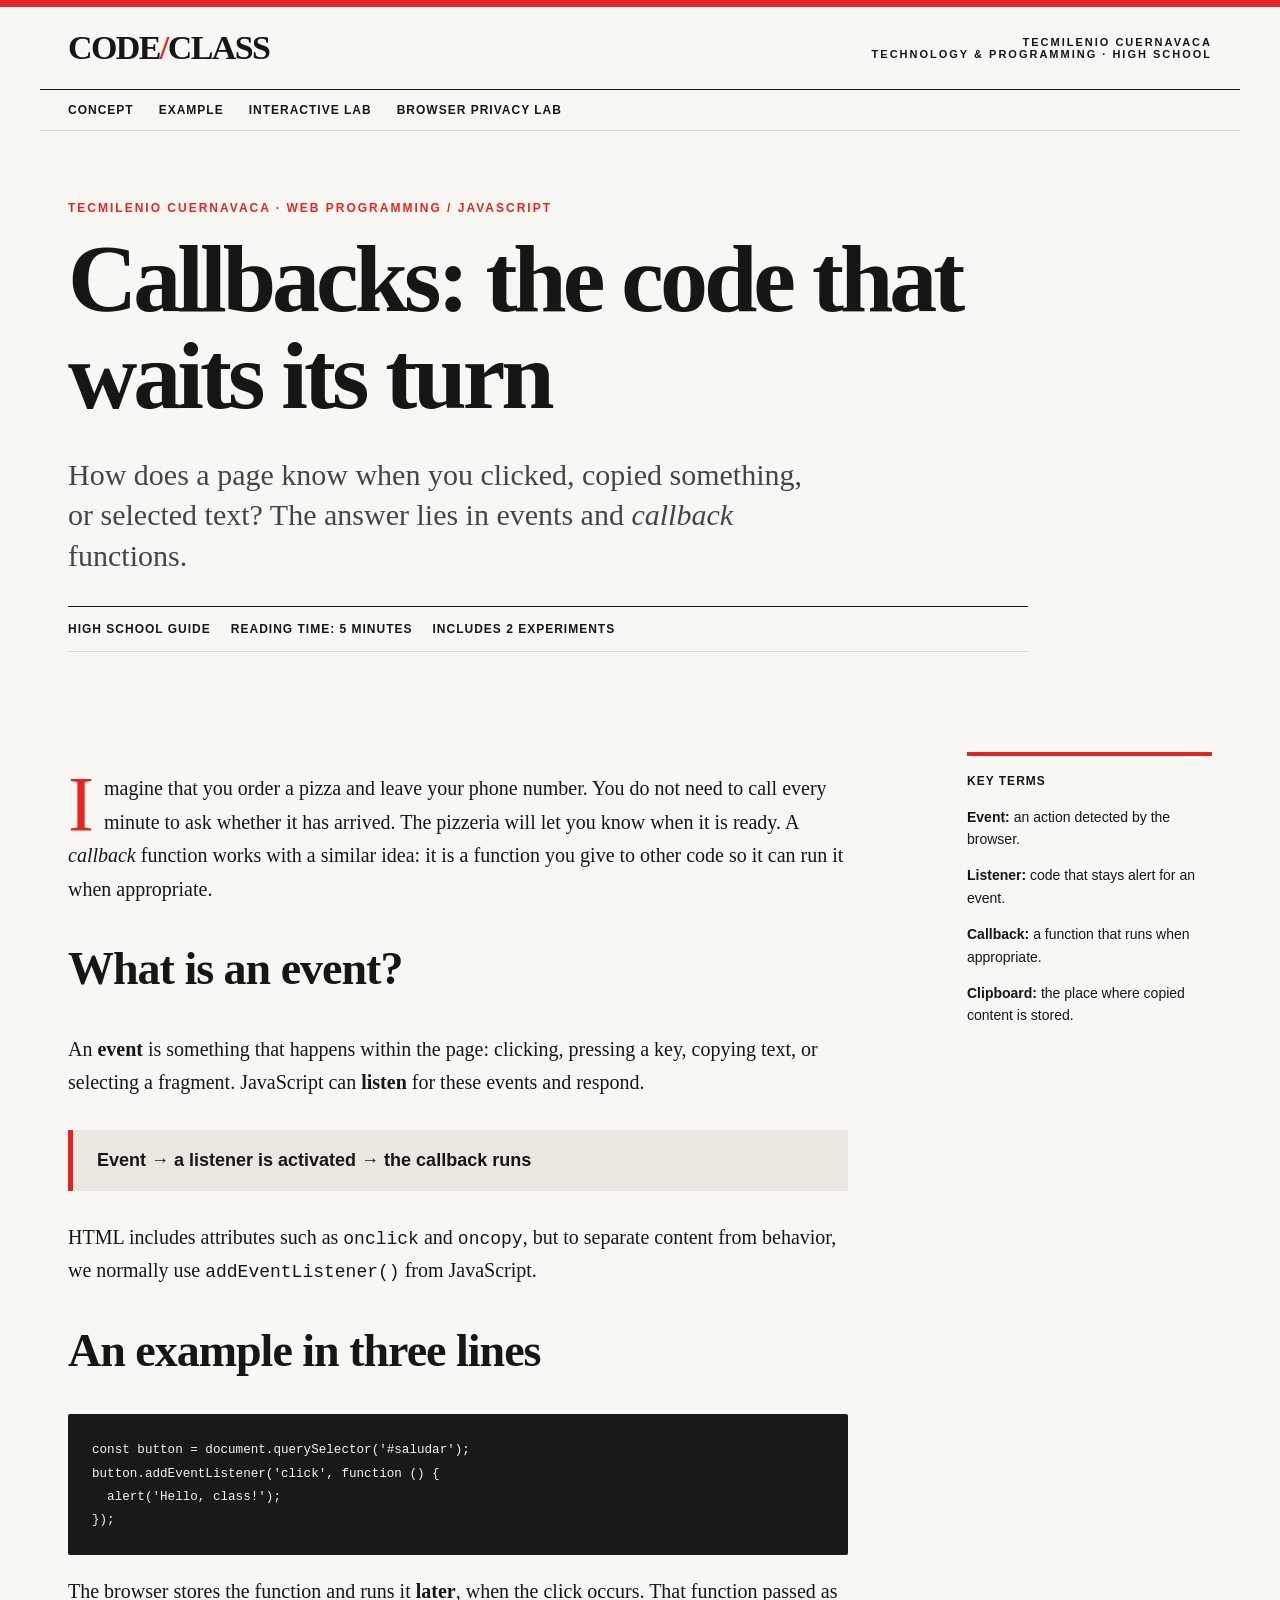
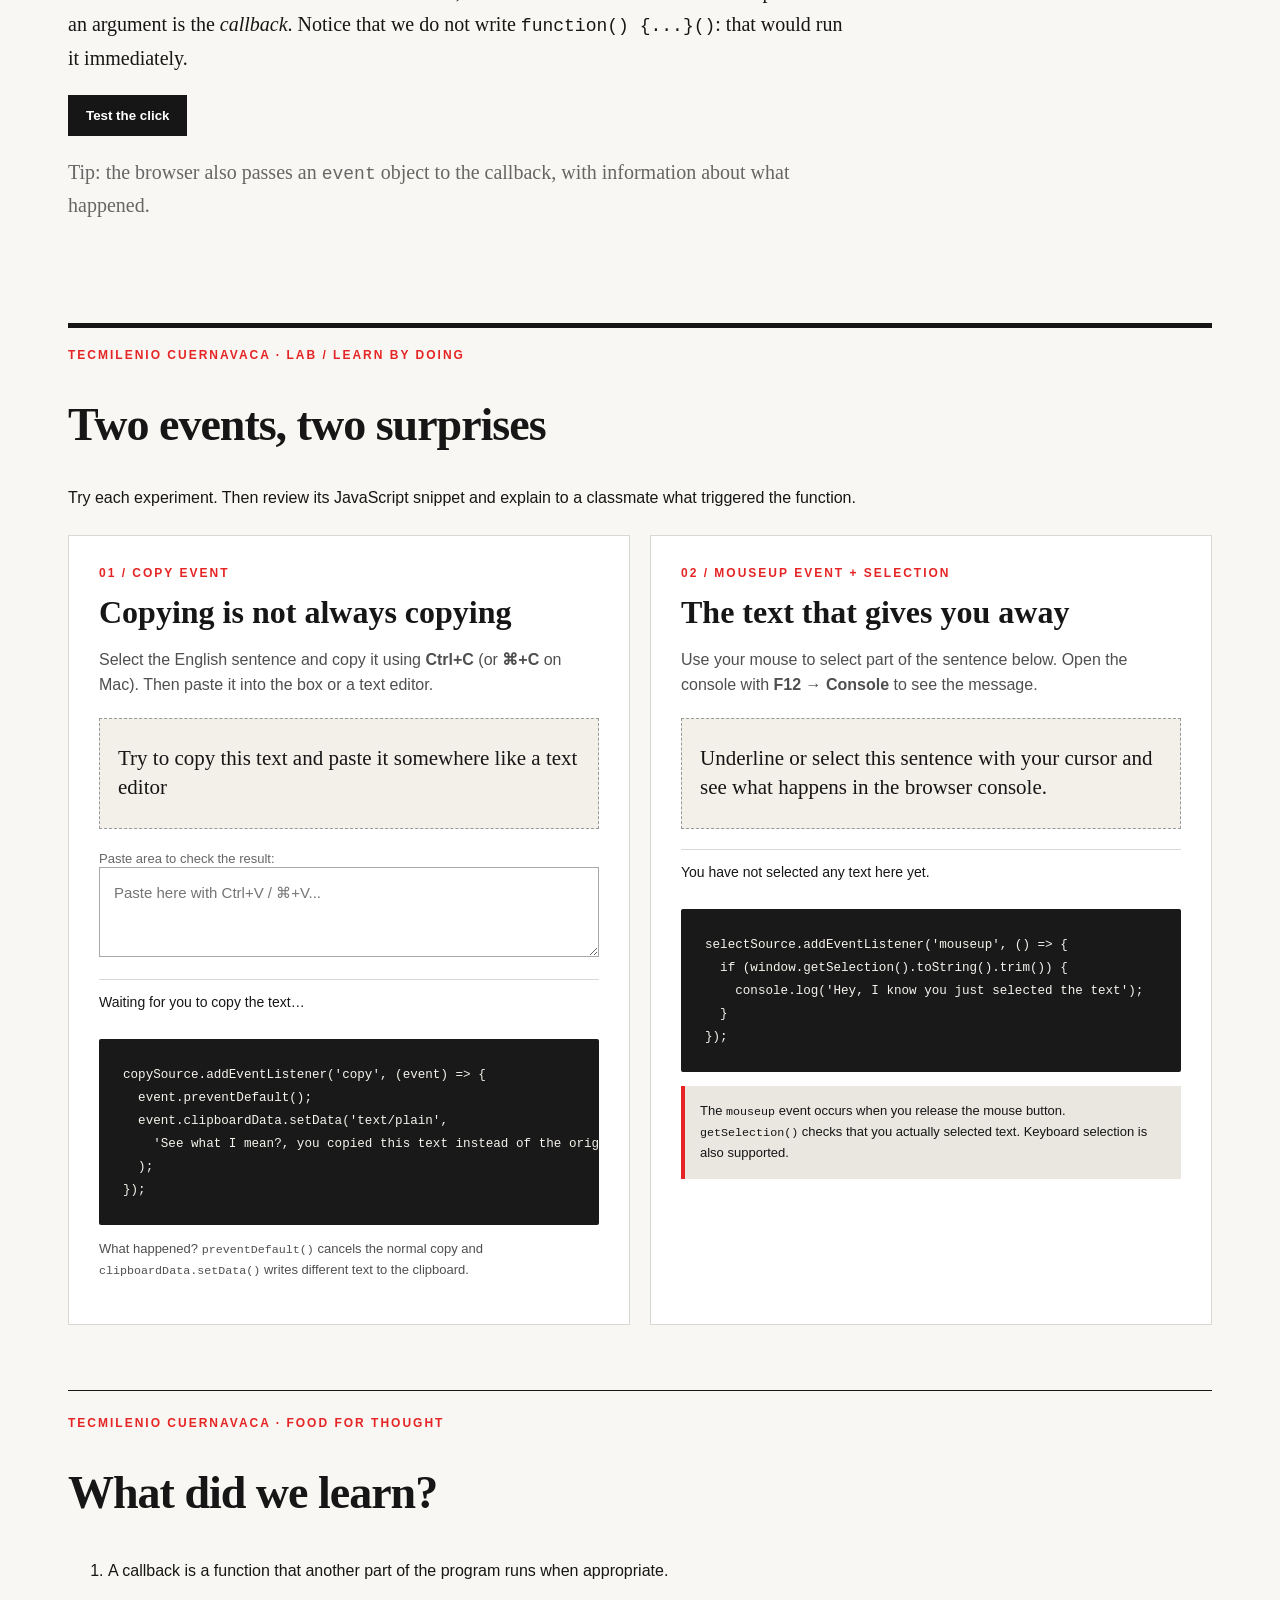
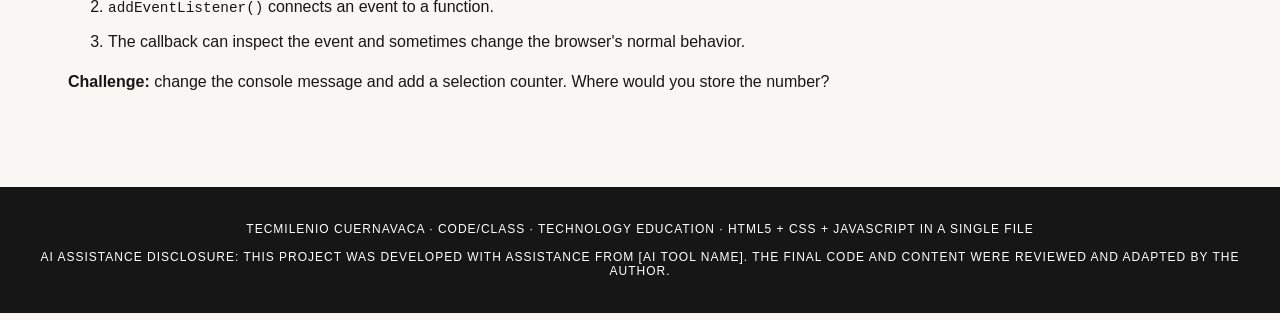
<file: index.html>
<!doctype html>
<html lang="en">
<head>
  <meta charset="utf-8">
  <meta name="viewport" content="width=device-width, initial-scale=1">
  <title>Tecmilenio Cuernavaca | Callbacks: when the web responds</title>
  <style>
    :root { --ink:#161616; --paper:#f8f7f3; --red:#e52525; --muted:#696969; --line:#d9d8d3; --dark:#191919; }
    * { box-sizing:border-box; }
    html { scroll-behavior:smooth; }
    body { margin:0; background:var(--paper); color:var(--ink); font-family:Arial,Helvetica,sans-serif; }
    a { color:inherit; }
    .topline { background:var(--red); height:7px; }
    .masthead { max-width:1200px; margin:auto; padding:22px 28px; display:flex; align-items:center; justify-content:space-between; gap:16px; border-bottom:1px solid var(--ink); }
    .brand { font-family:Georgia,serif; font-weight:900; font-size:clamp(22px,3vw,34px); letter-spacing:-1.6px; }
    .brand span { color:var(--red); }
    .edition { font-size:11px; text-transform:uppercase; letter-spacing:2px; font-weight:bold; text-align:right; }
    .nav { max-width:1200px; padding:13px 28px; margin:auto; display:flex; gap:25px; border-bottom:1px solid var(--line); font-size:12px; font-weight:bold; text-transform:uppercase; letter-spacing:1px; }
    .nav a { text-decoration:none; }
    .nav a:hover { color:var(--red); }
    main { max-width:1200px; padding:0 28px 80px; margin:auto; }
    .hero { max-width:960px; padding:70px 0 45px; }
    .eyebrow { font-size:12px; font-weight:900; text-transform:uppercase; letter-spacing:2px; color:var(--red); }
    h1 { font-family:Georgia,'Times New Roman',serif; font-size:clamp(48px,7.5vw,100px); letter-spacing:-4px; line-height:1.01; font-weight:700; margin:16px 0 25px; }
    .deck { font-family:Georgia,serif; max-width:760px; font-size:clamp(21px,2.7vw,30px); line-height:1.35; color:#454545; }
    .byline { border-top:1px solid var(--ink); border-bottom:1px solid var(--line); padding:15px 0; font-size:12px; text-transform:uppercase; letter-spacing:1px; font-weight:bold; display:flex; gap:20px; flex-wrap:wrap; }
    .article { display:grid; grid-template-columns:minmax(0,1fr) 245px; gap:70px; margin-top:55px; }
    .prose { max-width:780px; }
    .prose p { font-family:Georgia,serif; font-size:20px; line-height:1.67; }
    .prose h2, .section-head { font-family:Georgia,serif; font-size:clamp(30px,4vw,46px); line-height:1.1; letter-spacing:-1px; }
    .dropcap:first-letter { float:left; font-family:Georgia,serif; font-size:78px; line-height:.83; padding-right:10px; color:var(--red); }
    .rail { border-top:4px solid var(--red); padding-top:16px; align-self:start; position:sticky; top:20px; font-size:14px; line-height:1.6; }
    .rail strong { display:block; font-size:12px; text-transform:uppercase; letter-spacing:1px; }
    .formula { background:#e9e7e0; border-left:5px solid var(--red); padding:20px 24px; font-weight:bold; font-size:18px; margin:30px 0; }
    code { font-family:Consolas,'Courier New',monospace; font-size:.9em; }
    pre { background:var(--dark); color:#f6f3ed; border-radius:2px; padding:24px; overflow-x:auto; line-height:1.65; font-size:14px; }
    .code-comment { color:#91ac9a; }
    .lab-intro { margin:80px 0 28px; border-top:5px solid var(--ink); padding-top:20px; }
    .lab-grid { display:grid; grid-template-columns:1fr 1fr; gap:20px; }
    .lab { background:white; border:1px solid var(--line); padding:30px; min-width:0; }
    .lab-number { font-size:12px; font-weight:bold; color:var(--red); letter-spacing:2px; text-transform:uppercase; }
    .lab h3 { font-family:Georgia,serif; font-size:32px; margin:14px 0 12px; }
    .lab p { line-height:1.6; color:#4f4f4f; }
    .challenge { padding:25px 18px; background:#f3f0e9; border:1px dashed #999; margin:20px 0; font-family:Georgia,serif; font-size:21px; line-height:1.4; }
    .challenge::selection, .challenge *::selection { background:#facccc; }
    .hint { font-size:13px; color:#666; }
    .state { min-height:46px; margin-top:18px; border-top:1px solid var(--line); padding-top:14px; font-size:14px; }
    .state[data-active="true"] { color:#126b42; font-weight:bold; }
    textarea { width:100%; min-height:90px; resize:vertical; border:1px solid #a9a9a9; background:#fff; padding:14px; color:var(--ink); font:15px/1.4 Arial,sans-serif; }
    textarea:focus-visible, button:focus-visible, a:focus-visible { outline:3px solid var(--red); outline-offset:3px; }
    button { border:0; background:var(--ink); color:white; padding:13px 18px; cursor:pointer; font-weight:bold; }
    button:hover { background:var(--red); }
    .console-tip { background:#e9e7e0; padding:15px; border-left:4px solid var(--red); font-size:13px; margin-top:14px; line-height:1.6; }
    .summary { border-top:1px solid var(--ink); margin-top:65px; padding-top:25px; }
    .summary li { line-height:1.8; margin-bottom:7px; }
    footer { background:var(--ink); color:white; padding:35px 28px; text-align:center; font-size:12px; letter-spacing:1px; }
    @media(max-width:850px) { .article { display:block; } .rail { position:static; margin-top:30px; } .lab-grid { grid-template-columns:1fr; } .hero { padding-top:48px; } h1 { letter-spacing:-2px; } }
    @media(max-width:500px) { main,.masthead { padding-left:18px; padding-right:18px; } .nav { padding-left:18px; padding-right:18px; gap:14px; flex-wrap:wrap; } .lab { padding:20px; } .edition { display:none; } }
  </style>
</head>
<body>
  <div class="topline"></div>
  <header class="masthead"><div class="brand">CODE<span>/</span>CLASS</div><div class="edition">Tecmilenio Cuernavaca<br>Technology &amp; programming · High school</div></header>
  <nav class="nav" aria-label="Navigation"><a href="#que-es">Concept</a><a href="#ejemplo">Example</a><a href="#laboratorio">Interactive lab</a><a href="browser-privacy.html">Browser privacy lab</a></nav>
  <main>
    <header class="hero">
      <div class="eyebrow">Tecmilenio Cuernavaca · Web programming / JavaScript</div>
      <h1>Callbacks: the code that waits its turn</h1>
      <p class="deck">How does a page know when you clicked, copied something, or selected text? The answer lies in events and <em>callback</em> functions.</p>
      <div class="byline"><span>High school guide</span><span>Reading time: 5 minutes</span><span>Includes 2 experiments</span></div>
    </header>
    <div class="article">
      <article class="prose" id="que-es">
        <p class="dropcap">Imagine that you order a pizza and leave your phone number. You do not need to call every minute to ask whether it has arrived. The pizzeria will let you know when it is ready. A <em>callback</em> function works with a similar idea: it is a function you give to other code so it can run it when appropriate.</p>
        <h2>What is an event?</h2>
        <p>An <strong>event</strong> is something that happens within the page: clicking, pressing a key, copying text, or selecting a fragment. JavaScript can <strong>listen</strong> for these events and respond.</p>
        <div class="formula">Event → a listener is activated → the callback runs</div>
        <p>HTML includes attributes such as <code>onclick</code> and <code>oncopy</code>, but to separate content from behavior, we normally use <code>addEventListener()</code> from JavaScript.</p>
        <h2 id="ejemplo">An example in three lines</h2>
        <pre><code>const button = document.querySelector('#saludar');
button.addEventListener('click', function () {
  alert('Hello, class!');
});</code></pre>
        <p>The browser stores the function and runs it <strong>later</strong>, when the click occurs. That function passed as an argument is the <em>callback</em>. Notice that we do not write <code>function() {...}()</code>: that would run it immediately.</p>
        <button id="saludar" type="button">Test the click</button>
        <p class="hint">Tip: the browser also passes an <code>event</code> object to the callback, with information about what happened.</p>
      </article>
      <aside class="rail"><strong>Key terms</strong><p><b>Event:</b> an action detected by the browser.</p><p><b>Listener:</b> code that stays alert for an event.</p><p><b>Callback:</b> a function that runs when appropriate.</p><p><b>Clipboard:</b> the place where copied content is stored.</p></aside>
    </div>
    <section id="laboratorio" aria-labelledby="lab-title">
      <header class="lab-intro"><div class="eyebrow">Tecmilenio Cuernavaca · Lab / Learn by doing</div><h2 class="section-head" id="lab-title">Two events, two surprises</h2><p>Try each experiment. Then review its JavaScript snippet and explain to a classmate what triggered the function.</p></header>
      <div class="lab-grid">
        <section class="lab" aria-labelledby="copy-title">
          <div class="lab-number">01 / Copy event</div><h3 id="copy-title">Copying is not always copying</h3>
          <p>Select the English sentence and copy it using <b>Ctrl+C</b> (or <b>⌘+C</b> on Mac). Then paste it into the box or a text editor.</p>
          <div class="challenge" id="copy-source">Try to copy this text and paste it somewhere like a text editor</div>
          <label for="paste-area" class="hint">Paste area to check the result:</label>
          <textarea id="paste-area" placeholder="Paste here with Ctrl+V / ⌘+V..."></textarea>
          <div class="state" id="copy-status" role="status" aria-live="polite">Waiting for you to copy the text…</div>
          <pre><code>copySource.addEventListener('copy', (event) => {
  event.preventDefault();
  event.clipboardData.setData('text/plain',
    'See what I mean?, you copied this text instead of the original text'
  );
});</code></pre>
          <p class="hint">What happened? <code>preventDefault()</code> cancels the normal copy and <code>clipboardData.setData()</code> writes different text to the clipboard.</p>
        </section>
        <section class="lab" aria-labelledby="select-title">
          <div class="lab-number">02 / Mouseup event + selection</div><h3 id="select-title">The text that gives you away</h3>
          <p>Use your mouse to select part of the sentence below. Open the console with <b>F12 → Console</b> to see the message.</p>
          <div class="challenge" id="select-source">Underline or select this sentence with your cursor and see what happens in the browser console.</div>
          <div class="state" id="select-status" role="status" aria-live="polite">You have not selected any text here yet.</div>
          <pre><code>selectSource.addEventListener('mouseup', () => {
  if (window.getSelection().toString().trim()) {
    console.log('Hey, I know you just selected the text');
  }
});</code></pre>
          <div class="console-tip">The <code>mouseup</code> event occurs when you release the mouse button. <code>getSelection()</code> checks that you actually selected text. Keyboard selection is also supported.</div>
        </section>
      </div>
    </section>
    <section class="summary"><div class="eyebrow">Tecmilenio Cuernavaca · Food for thought</div><h2 class="section-head">What did we learn?</h2><ol><li>A callback is a function that another part of the program runs when appropriate.</li><li><code>addEventListener()</code> connects an event to a function.</li><li>The callback can inspect the event and sometimes change the browser's normal behavior.</li></ol><p><b>Challenge:</b> change the console message and add a selection counter. Where would you store the number?</p></section>
  </main>
  <footer>TECMILENIO CUERNAVACA · CODE/CLASS · TECHNOLOGY EDUCATION · HTML5 + CSS + JAVASCRIPT IN A SINGLE FILE<br><br>AI ASSISTANCE DISCLOSURE: THIS PROJECT WAS DEVELOPED WITH ASSISTANCE FROM [AI TOOL NAME]. THE FINAL CODE AND CONTENT WERE REVIEWED AND ADAPTED BY THE AUTHOR.</footer>
  <script>
    'use strict';
    const copySource = document.querySelector('#copy-source');
    const copyStatus = document.querySelector('#copy-status');
    const selectSource = document.querySelector('#select-source');
    const selectStatus = document.querySelector('#select-status');
    const replacement = 'See what I mean?, you copied this text instead of the original text';

    document.querySelector('#saludar').addEventListener('click', function () {
      alert('Hello, class! You just ran a callback.');
    });

    copySource.addEventListener('copy', function (event) {
      event.preventDefault();
      event.clipboardData.setData('text/plain', replacement);
      copyStatus.textContent = 'Callback executed! Now paste the text to discover the change.';
      copyStatus.dataset.active = 'true';
      console.log('Copy event: the clipboard text was replaced.');
    });

    function reportSelection() {
      const selection = window.getSelection();
      if (!selection || !selection.toString().trim()) return;
      const range = selection.getRangeAt(0);
      if (!selectSource.contains(range.commonAncestorContainer)) return;
      console.log('Hey, I know you just selected the text');
      selectStatus.textContent = 'Text selected! Check the browser console (F12).';
      selectStatus.dataset.active = 'true';
    }

    selectSource.addEventListener('mouseup', reportSelection);
    selectSource.addEventListener('keyup', reportSelection);
  </script>
</body>
</html>
</file>
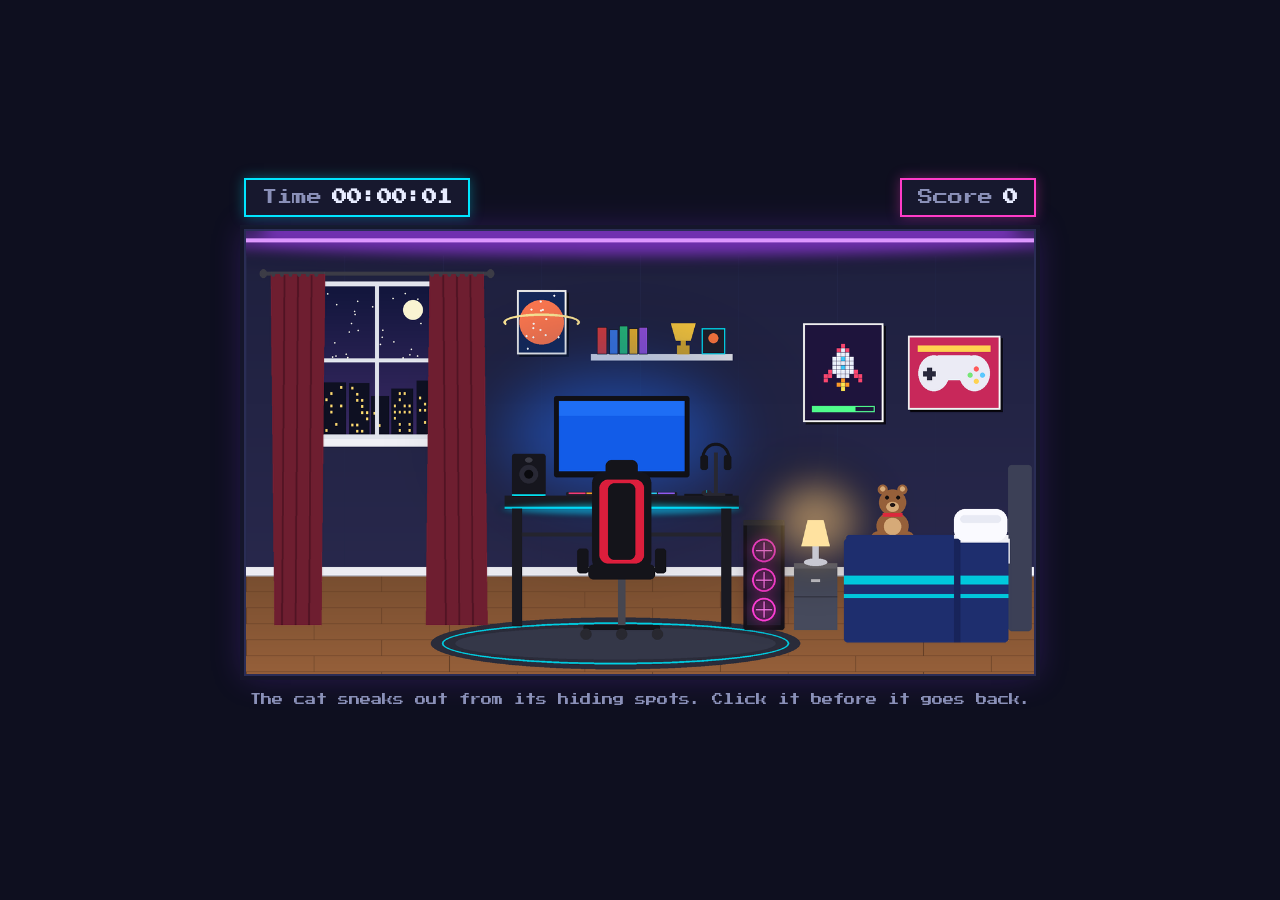
<file: catch/index.html>
<!DOCTYPE html>
<html lang="en">
<head>
    <meta charset="UTF-8">
    <meta name="viewport" content="width=device-width, initial-scale=1.0">
    <title>Catch the Cat</title>
    <link rel="preconnect" href="https://fonts.googleapis.com">
    <link href="https://fonts.googleapis.com/css2?family=Press+Start+2P&display=swap" rel="stylesheet">
    <style>
        :root {
            --page: #0e0f1f;
            --panel: #17182e;
            --cyan: #00e6ff;
            --magenta: #ff3cc8;
            --text: #e8ecff;
            --muted: #8a90b8;
        }
        * { box-sizing: border-box; }
        body {
            margin: 0;
            min-height: 100vh;
            background: var(--page);
            color: var(--text);
            font-family: "Press Start 2P", "Courier New", monospace;
            display: flex;
            align-items: center;
            justify-content: center;
            padding: 16px;
        }
        .stage { width: min(792px, 72%); }
        .hud {
            display: flex;
            justify-content: space-between;
            align-items: center;
            gap: 12px;
            flex-wrap: wrap;
            margin-bottom: 12px;
        }
        .stat {
            background: var(--panel);
            border: 2px solid var(--cyan);
            box-shadow: 0 0 12px rgba(0, 230, 255, 0.35);
            padding: 10px 16px;
            font-size: 0.95rem;
            font-variant-numeric: tabular-nums;
        }
        .stat.score { border-color: var(--magenta); box-shadow: 0 0 12px rgba(255, 60, 200, 0.35); }
        .stat span { color: var(--muted); margin-right: 10px; }
        .frame {
            border: 2px solid #2a2d55;
            box-shadow: 0 0 0 4px #15162b, 0 0 30px rgba(140, 60, 255, 0.25);
            line-height: 0;
        }
        canvas { width: 100%; height: auto; display: block; cursor: crosshair; }
        canvas.over-cat { cursor: pointer; }
        .hint {
            margin-top: 14px;
            text-align: center;
            font-size: 0.7rem;
            line-height: 1.8;
            color: var(--muted);
        }
    </style>
</head>
<body>
    <div class="stage">
        <div class="hud">
            <div class="stat"><span>Time</span><b id="timer">00:00:00</b></div>
            <div class="stat score"><span>Score</span><b id="score">0</b></div>
        </div>
        <div class="frame">
            <canvas id="game" width="1280" height="720"></canvas>
        </div>
        <p class="hint">The cat sneaks out from its hiding spots. Click it before it goes back.</p>
    </div>

    <script>
    const canvas = document.getElementById("game");
    const ctx = canvas.getContext("2d");
    const timerEl = document.getElementById("timer");
    const scoreEl = document.getElementById("score");

    // ---------------- Images ----------------------------------------------
    const pagePath = window.location.pathname;
    const pageDirectory = /\/[^/]*\.[^/]+$/.test(pagePath)
        ? pagePath.replace(/[^/]*$/, "")
        : `${pagePath.replace(/\/$/, "")}/`;
    const assetUrl = (path) => new URL(path, `${window.location.origin}${pageDirectory}`).href;
    const IMAGE_FILES = {
        room: assetUrl("./images/room.png"),              // the full room
        front: assetUrl("./images/room_front.png"),       // objects the cat hides behind
        frames: [1, 2, 3, 4, 5].map(n => assetUrl(`./images/cat/frame_${n}.png`))
    };
    const loadImage = (src) => new Promise((resolve, reject) => {
        const img = new Image();
        img.onload = () => resolve(img);
        img.onerror = () => reject(new Error(`Unable to load ${src}`));
        img.src = src;
    });

    // The cat sits between y=118 and y=370 inside each 166x374 frame.
    const SRC = { x: 0, y: 118, w: 166, h: 252 };
    const BODY_CENTER = 95 / 166;     // body centre as a fraction of the frame width

    // ---------------- Hiding spots ----------------------------------------
    // x, y: where the cat's feet start (hidden behind something)
    // dir: 1 = walks right, -1 = walks left; dist: how far it walks out
    // size: cat height in pixels (smaller = farther away)
    const SPOTS = [
        { name: "left curtain (window sill)",  x: 90,   y: 338, dir: 1,  dist: 80,  size: 44 },
        { name: "right curtain (window sill)", x: 335,  y: 338, dir: -1, dist: 80,  size: 44 },
        { name: "left curtain (floor)",        x: 85,   y: 636, dir: 1,  dist: 120, size: 62 },
        { name: "right curtain (floor)",       x: 340,  y: 636, dir: -1, dist: 90,  size: 62 },
        { name: "behind the speaker",          x: 459,  y: 430, dir: 1,  dist: 60,  size: 44 },
        { name: "behind the PC",               x: 841,  y: 644, dir: -1, dist: 110, size: 58 },
        { name: "behind the bed",              x: 1040, y: 664, dir: -1, dist: 120, size: 66 },
        { name: "behind the pillow",           x: 1195, y: 495, dir: -1, dist: 70,  size: 44 }
    ];

    const STAND_TIME = 2;               // seconds the cat stands still
    const WAIT_MIN = 5, WAIT_MAX = 10;  // seconds between appearances
    const FIRST_WAIT = 3;
    const WALK_FPS = 7;

    // ---------------- State -----------------------------------------------
    let images = null;
    let score = 0;
    let startTime = 0;
    let cat = null;                    // the active cat, or null while waiting
    let nextSpawnAt = 0;               // seconds since start
    let lastSpotIndex = -1;
    const effects = [];                // "+1" pops and sparkles

    function now() { return (performance.now() - startTime) / 1000; }
    const rand = (a, b) => a + Math.random() * (b - a);

    function spawnCat() {
        let index;
        do { index = Math.floor(Math.random() * SPOTS.length); } while (index === lastSpotIndex && SPOTS.length > 1);
        lastSpotIndex = index;
        const spot = SPOTS[index];
        cat = {
            spot,
            x: spot.x,
            phase: "out",          // out -> stand -> back
            phaseTime: 0,
            walkTimer: 0,
            frame: 0,
            speed: spot.size * 0.75   // px per second, scaled with distance
        };
    }

    function catGone() {
        cat = null;
        nextSpawnAt = now() + rand(WAIT_MIN, WAIT_MAX);
    }

    // ---------------- Update ----------------------------------------------
    function update(dt) {
        const t = now();
        if (!cat && t >= nextSpawnAt) spawnCat();

        if (cat) {
            const s = cat.spot;
            cat.phaseTime += dt;
            if (cat.phase === "out") {
                cat.x += s.dir * cat.speed * dt;
                if (Math.abs(cat.x - s.x) >= s.dist) {
                    cat.x = s.x + s.dir * s.dist;
                    cat.phase = "stand"; cat.phaseTime = 0; cat.frame = 0;
                }
            } else if (cat.phase === "stand") {
                if (cat.phaseTime >= STAND_TIME) { cat.phase = "back"; cat.phaseTime = 0; }
            } else if (cat.phase === "back") {
                cat.x -= s.dir * cat.speed * dt;
                if ((s.dir > 0 && cat.x <= s.x) || (s.dir < 0 && cat.x >= s.x)) catGone();
            }
            if (cat && cat.phase !== "stand") {
                cat.walkTimer += dt;
                if (cat.walkTimer >= 1 / WALK_FPS) {
                    cat.walkTimer -= 1 / WALK_FPS;
                    cat.frame = (cat.frame + 1) % images.frames.length;
                }
            }
        }

        for (let i = effects.length - 1; i >= 0; i--) {
            effects[i].age += dt;
            if (effects[i].age > effects[i].life) effects.splice(i, 1);
        }
    }

    // ---------------- Cat geometry + clicks --------------------------------
    function catBox() {
        if (!cat) return null;
        const h = cat.spot.size, w = h * SRC.w / SRC.h;
        const facingRight = cat.phase === "back" ? cat.spot.dir < 0 : cat.spot.dir > 0;
        const left = facingRight ? cat.x - w * BODY_CENTER : cat.x - w * (1 - BODY_CENTER);
        return { x: left, y: cat.spot.y - h, w, h, facingRight };
    }

    function toCanvas(e) {
        const r = canvas.getBoundingClientRect();
        return { x: (e.clientX - r.left) * canvas.width / r.width, y: (e.clientY - r.top) * canvas.height / r.height };
    }
    function hitsCat(p) {
        const b = catBox();
        if (!b) return false;
        const pad = 6;  // a little forgiving, the cat is small
        return p.x >= b.x - pad && p.x <= b.x + b.w + pad && p.y >= b.y - pad && p.y <= b.y + b.h + pad;
    }

    canvas.addEventListener("pointerdown", (e) => {
        const p = toCanvas(e);
        if (hitsCat(p)) {
            const b = catBox();
            score++;
            scoreEl.textContent = score;
            effects.push({ kind: "plus", x: b.x + b.w / 2, y: b.y, age: 0, life: 0.9 });
            for (let i = 0; i < 10; i++) {
                const a = (i / 10) * Math.PI * 2;
                effects.push({ kind: "spark", x: b.x + b.w / 2, y: b.y + b.h / 2, vx: Math.cos(a), vy: Math.sin(a), age: 0, life: 0.5 });
            }
            catGone();
        }
    });
    canvas.addEventListener("pointermove", (e) => {
        canvas.classList.toggle("over-cat", hitsCat(toCanvas(e)));
    });

    // ---------------- Render ----------------------------------------------
    function render() {
        ctx.drawImage(images.room, 0, 0);

        if (cat) {
            const b = catBox();
            const img = images.frames[cat.frame];
            ctx.save();
            ctx.imageSmoothingEnabled = true;
            ctx.imageSmoothingQuality = "high";
            if (b.facingRight) {
                ctx.drawImage(img, SRC.x, SRC.y, SRC.w, SRC.h, b.x, b.y, b.w, b.h);
            } else {
                ctx.translate(b.x + b.w, b.y);
                ctx.scale(-1, 1);
                ctx.drawImage(img, SRC.x, SRC.y, SRC.w, SRC.h, 0, 0, b.w, b.h);
            }
            ctx.restore();
        }

        // things in front of the cat (curtains, bed, PC, speaker, pillow)
        ctx.drawImage(images.front, 0, 0);

        for (const fx of effects) {
            const t = fx.age / fx.life;
            ctx.save();
            ctx.globalAlpha = 1 - t;
            if (fx.kind === "plus") {
                ctx.font = `24px "Press Start 2P", "Courier New", monospace`;
                ctx.textAlign = "center";
                ctx.lineWidth = 5; ctx.strokeStyle = "#0e0f1f";
                ctx.fillStyle = "#7dff9b";
                const y = fx.y - 10 - t * 40;
                ctx.strokeText("+1", fx.x, y); ctx.fillText("+1", fx.x, y);
            } else {
                const d = 8 + t * 34;
                ctx.fillStyle = "#ffe066";
                ctx.fillRect(fx.x + fx.vx * d - 3, fx.y + fx.vy * d - 3, 6, 6);
            }
            ctx.restore();
        }
    }

    function formatTime(t) {
        const h = Math.floor(t / 3600), m = Math.floor((t % 3600) / 60), s = Math.floor(t % 60);
        return [h, m, s].map(v => String(v).padStart(2, "0")).join(":");
    }

    // ---------------- Loop ------------------------------------------------
    let last = 0;
    function loop(ts) {
        const dt = last ? Math.min(0.1, (ts - last) / 1000) : 0;
        last = ts;
        update(dt);
        render();
        timerEl.textContent = formatTime(now());
        requestAnimationFrame(loop);
    }

    Promise.all([
        loadImage(IMAGE_FILES.room),
        loadImage(IMAGE_FILES.front),
        Promise.all(IMAGE_FILES.frames.map(loadImage))
    ]).then(([room, front, frames]) => {
        images = { room, front, frames };
        startTime = performance.now();
        nextSpawnAt = FIRST_WAIT;
        requestAnimationFrame(loop);
    }).catch((err) => {
        console.error(err);
        ctx.fillStyle = "#e8ecff";
        ctx.font = "18px monospace";
        ctx.fillText("Images not found. Keep the images folder next to this HTML file.", 40, 60);
    });

    // for testing
    window.__catch = { SPOTS, get cat() { return cat; }, spawnAt(i) { lastSpotIndex = -1; const s = SPOTS[i]; cat = { spot: s, x: s.x, phase: "out", phaseTime: 0, walkTimer: 0, frame: 0, speed: s.size * 0.75 }; }, setX(x, phase) { cat.x = x; cat.phase = phase; } };
    </script>
</body>
</html>
</file>
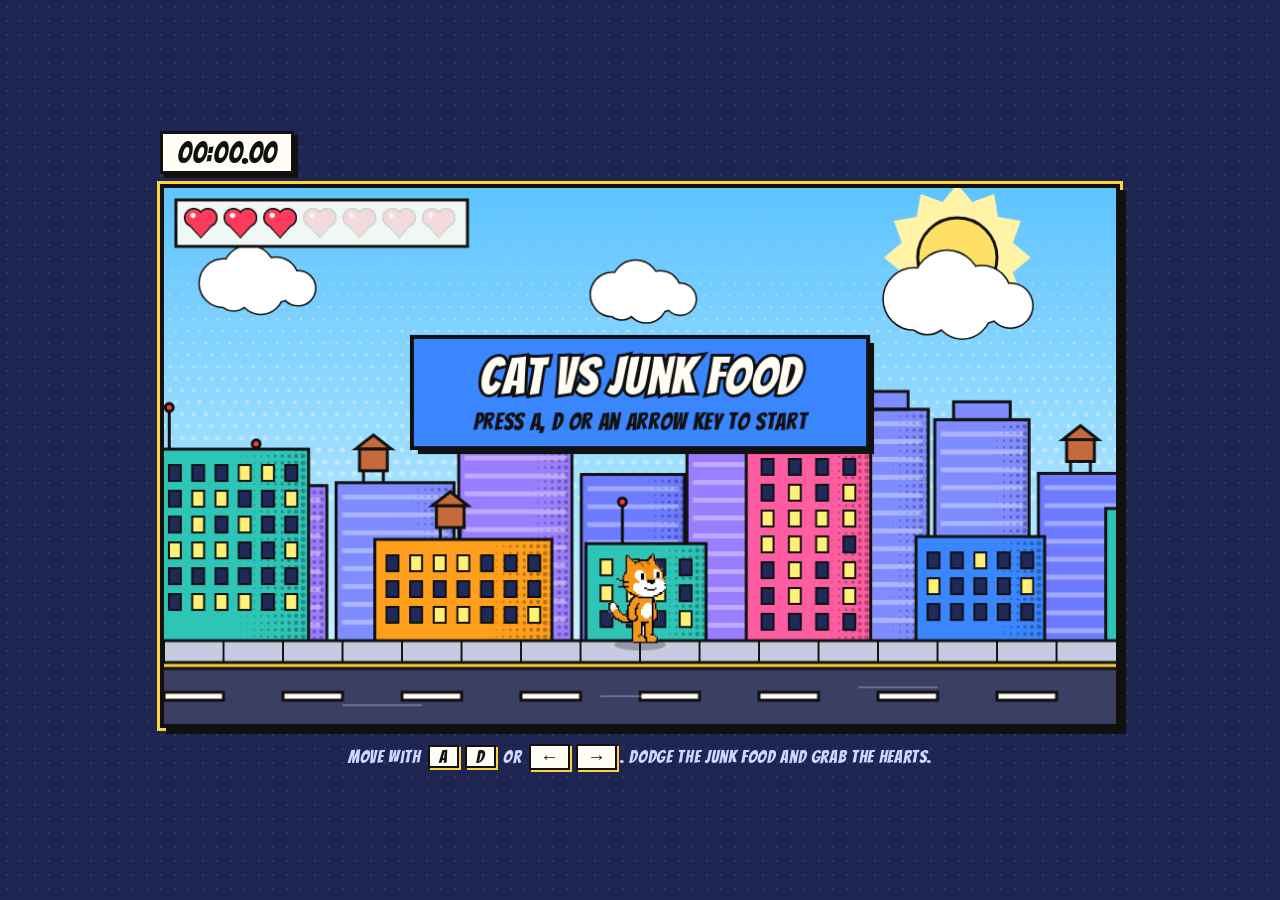
<file: dodge/index.html>
<!DOCTYPE html>
<html lang="en">
<head>
    <meta charset="UTF-8">
    <meta name="viewport" content="width=device-width, initial-scale=1.0">
    <title>Cat vs Junk Food</title>
    <link rel="preconnect" href="https://fonts.googleapis.com">
    <link href="https://fonts.googleapis.com/css2?family=Bangers&display=swap" rel="stylesheet">
    <style>
        :root {
            --page: #1d2550;
            --ink: #111111;
            --paper: #fffdf4;
            --yellow: #ffd23f;
            --red: #ff3b3b;
        }
        * { box-sizing: border-box; }
        body {
            margin: 0;
            min-height: 100vh;
            background-color: var(--page);
            background-image: radial-gradient(rgba(255,255,255,0.08) 1.5px, transparent 1.6px);
            background-size: 14px 14px;
            color: var(--paper);
            font-family: "Bangers", Impact, "Arial Black", sans-serif;
            letter-spacing: 0.04em;
            display: flex;
            align-items: center;
            justify-content: center;
            padding: 16px;
        }
        .stage { width: min(960px, 100%); }
        .hud {
            display: flex;
            align-items: center;
            gap: 14px;
            min-height: 54px;
            padding-bottom: 10px;
        }
        .timer {
            background: var(--paper);
            color: var(--ink);
            border: 3px solid var(--ink);
            box-shadow: 4px 4px 0 var(--ink);
            font-size: 1.9rem;
            padding: 2px 14px;
            min-width: 7.2ch;
            text-align: center;
            font-variant-numeric: tabular-nums;
        }
        .message {
            background: var(--red);
            border: 3px solid var(--ink);
            box-shadow: 4px 4px 0 var(--ink);
            font-size: 1.6rem;
            padding: 2px 14px;
            transform: rotate(-3deg);
            display: none;
        }
        .message.show { display: block; }
        .frame {
            border: 4px solid var(--ink);
            box-shadow: 6px 6px 0 var(--ink), 0 0 0 3px var(--yellow);
            line-height: 0;
        }
        canvas { width: 100%; height: auto; display: block; }
        .controls {
            margin-top: 16px;
            text-align: center;
            font-size: 1.15rem;
            color: #cfd6ff;
        }
        .key {
            display: inline-block;
            background: var(--paper);
            color: var(--ink);
            border: 2px solid var(--ink);
            box-shadow: 2px 2px 0 var(--yellow);
            padding: 0 9px;
            margin: 0 3px;
        }
    </style>
</head>
<body>
    <div class="stage">
        <div class="hud">
            <div class="timer" id="timer">00:00.00</div>
            <div class="message" id="message" role="status">Game over!</div>
        </div>
        <div class="frame">
            <canvas id="game" width="960" height="540"></canvas>
        </div>
        <div class="controls">
            Move with <span class="key">A</span><span class="key">D</span> or <span class="key">&larr;</span><span class="key">&rarr;</span>.
            Dodge the junk food and grab the hearts.
        </div>
    </div>

    <script>
    const canvas = document.getElementById("game");
    const ctx = canvas.getContext("2d");
    const timerEl = document.getElementById("timer");
    const messageEl = document.getElementById("message");
    const VW = canvas.width, VH = canvas.height;
    const GROUND = 458;                       // where the cat's feet touch the sidewalk

    // ---------------- Images ----------------------------------------------
    const pagePath = window.location.pathname;
    const pageDirectory = /\/[^/]*\.[^/]+$/.test(pagePath)
        ? pagePath.replace(/[^/]*$/, "")
        : `${pagePath.replace(/\/$/, "")}/`;
    const assetUrl = (path) => new URL(path, `${window.location.origin}${pageDirectory}`).href;
    const IMAGE_FILES = {
        city: assetUrl("./images/city.png"),
        food: assetUrl("./images/junk_food.png"),
        heart: assetUrl("./images/heart.png"),
        frames: [1, 2, 3, 4, 5].map(n => assetUrl(`./images/cat/frame_${n}.png`))
    };
    const loadImage = (src) => new Promise((resolve, reject) => {
        const img = new Image();
        img.onload = () => resolve(img);
        img.onerror = () => reject(new Error(`Unable to load ${src}`));
        img.src = src;
    });

    // ---------------- Settings --------------------------------------------
    const SRC = { x: 0, y: 118, w: 166, h: 252 };   // cat area inside each frame
    const CAT_H = 92, CAT_W = SRC.w * CAT_H / SRC.h;
    const BODY_CENTER = 95 / 166;
    const CAT_HIT = { w: 34, h: 74 };               // a bit smaller than the drawing
    const CAT_SPEED = 380;                          // px per second
    const WALK_FPS = 10;

    const START_LIVES = 3, MAX_LIVES = 7;
    const HURT_TIME = 1.0;                          // blinking time after a hit

    const FOOD_W = 84, FOOD_H = FOOD_W * 130 / 160;
    const FOOD_HIT_INSET = 12;
    const HEART_W = 46, HEART_H = HEART_W * 58 / 64;

    // Difficulty grows for 60 seconds, then stays at the limit
    const RAMP_TIME = 60;
    const FOOD_EVERY = { start: 1.15, limit: 0.45 };   // seconds between foods
    const FOOD_SPEED = { start: 210, limit: 400 };     // falling speed
    const HEART_EVERY = { min: 9, max: 16 };           // hearts are much rarer
    const HEART_SPEED = 190;

    // ---------------- State -----------------------------------------------
    let images;
    let state = "ready";     // ready | playing | over
    let cat, lives, elapsed, foods, hearts, foodTimer, heartTimer;
    const keys = { left: false, right: false };

    const rand = (a, b) => a + Math.random() * (b - a);
    const lerp = (a, b, t) => a + (b - a) * t;

    function reset() {
        cat = { x: VW / 2, facingLeft: false, frame: 0, walkTimer: 0, hurt: 0 };
        lives = START_LIVES;
        elapsed = 0;
        foods = [];
        hearts = [];
        foodTimer = 0.8;
        heartTimer = rand(HEART_EVERY.min, HEART_EVERY.max);
        messageEl.classList.remove("show");
    }

    // ---------------- Input -----------------------------------------------
    function setKey(e, down) {
        const k = e.key.toLowerCase();
        if (k === "a" || e.key === "ArrowLeft") keys.left = down;
        else if (k === "d" || e.key === "ArrowRight") keys.right = down;
        else return false;
        e.preventDefault();
        return true;
    }
    window.addEventListener("keydown", (e) => {
        if (setKey(e, true) && state === "ready") state = "playing";
        if (e.key === "Enter" && state === "over") { reset(); state = "ready"; }
    });
    window.addEventListener("keyup", (e) => setKey(e, false));
    window.addEventListener("blur", () => { keys.left = keys.right = false; });

    // ---------------- Update ----------------------------------------------
    function difficulty() { return Math.min(1, elapsed / RAMP_TIME); }

    function catBox() {
        return { x: cat.x - CAT_HIT.w / 2, y: GROUND - CAT_HIT.h, w: CAT_HIT.w, h: CAT_HIT.h };
    }
    function overlaps(a, b) {
        return a.x < b.x + b.w && a.x + a.w > b.x && a.y < b.y + b.h && a.y + a.h > b.y;
    }

    function update(dt) {
        if (state !== "playing") return;
        elapsed += dt;
        const d = difficulty();

        // move the cat
        let dir = 0;
        if (keys.left && !keys.right) dir = -1;
        if (keys.right && !keys.left) dir = 1;
        cat.x = Math.max(CAT_W / 2, Math.min(VW - CAT_W / 2, cat.x + dir * CAT_SPEED * dt));
        if (dir !== 0) {
            cat.facingLeft = dir < 0;
            cat.walkTimer += dt;
            if (cat.walkTimer >= 1 / WALK_FPS) { cat.walkTimer = 0; cat.frame = (cat.frame + 1) % images.frames.length; }
        } else {
            cat.frame = 0; cat.walkTimer = 0;
        }
        cat.hurt = Math.max(0, cat.hurt - dt);

        // spawn junk food
        foodTimer -= dt;
        if (foodTimer <= 0) {
            foods.push({
                x: rand(6, VW - FOOD_W - 6),
                y: -FOOD_H,
                speed: lerp(FOOD_SPEED.start, FOOD_SPEED.limit, d) * rand(0.85, 1.15),
                spin: rand(-0.15, 0.15)
            });
            foodTimer = lerp(FOOD_EVERY.start, FOOD_EVERY.limit, d) * rand(0.7, 1.3);
        }

        // spawn a heart now and then (never when lives are full)
        if (lives < MAX_LIVES) {
            heartTimer -= dt;
            if (heartTimer <= 0) {
                hearts.push({ x: rand(10, VW - HEART_W - 10), y: -HEART_H, t: 0 });
                heartTimer = rand(HEART_EVERY.min, HEART_EVERY.max);
            }
        }

        const box = catBox();

        // move food + hits
        for (let i = foods.length - 1; i >= 0; i--) {
            const f = foods[i];
            f.y += f.speed * dt;
            const hit = { x: f.x + FOOD_HIT_INSET, y: f.y + FOOD_HIT_INSET, w: FOOD_W - FOOD_HIT_INSET * 2, h: FOOD_H - FOOD_HIT_INSET * 2 };
            if (overlaps(box, hit)) {
                foods.splice(i, 1);
                if (cat.hurt <= 0) {
                    lives--;
                    cat.hurt = HURT_TIME;
                    if (lives <= 0) { gameOver(); return; }
                }
            } else if (f.y > GROUND + 10) {
                foods.splice(i, 1);           // missed the cat, hit the sidewalk
            }
        }

        // move hearts + pickups
        for (let i = hearts.length - 1; i >= 0; i--) {
            const h = hearts[i];
            h.y += HEART_SPEED * dt;
            h.t += dt;
            const hb = { x: h.x + 4, y: h.y + 4, w: HEART_W - 8, h: HEART_H - 8 };
            if (overlaps(box, hb)) {
                hearts.splice(i, 1);
                lives = Math.min(MAX_LIVES, lives + 1);
            } else if (h.y > GROUND + 10) {
                hearts.splice(i, 1);
            }
        }
        if (lives >= MAX_LIVES) hearts.length = 0;   // full: no hearts on screen
    }

    function gameOver() {
        state = "over";
        lives = 0;
        keys.left = keys.right = false;
        messageEl.classList.add("show");
    }

    // ---------------- Render ----------------------------------------------
    function banner(title, subtitle, color) {
        ctx.save();
        ctx.textAlign = "center";
        const w = 460, h = 112, x = VW / 2 - w / 2, y = 150;
        ctx.fillStyle = "#111"; ctx.fillRect(x + 6, y + 6, w, h);
        ctx.fillStyle = color; ctx.fillRect(x, y, w, h);
        ctx.lineWidth = 4; ctx.strokeStyle = "#111"; ctx.strokeRect(x, y, w, h);
        ctx.font = `52px Bangers, Impact, "Arial Black", sans-serif`;
        ctx.lineWidth = 6; ctx.fillStyle = "#fffdf4";
        ctx.strokeText(title, VW / 2, y + 58); ctx.fillText(title, VW / 2, y + 58);
        ctx.font = `24px Bangers, Impact, "Arial Black", sans-serif`;
        ctx.fillStyle = "#111"; ctx.fillText(subtitle, VW / 2, y + 94);
        ctx.restore();
    }

    function render() {
        ctx.drawImage(images.city, 0, 0, VW, VH);

        // hearts falling (gentle sway)
        for (const h of hearts) {
            ctx.drawImage(images.heart, h.x + Math.sin(h.t * 4) * 6, h.y, HEART_W, HEART_H);
        }

        // cat (blinks after a hit)
        const blinkHidden = cat.hurt > 0 && Math.floor(cat.hurt * 12) % 2 === 0;
        ctx.fillStyle = "rgba(0,0,0,0.25)";
        ctx.beginPath(); ctx.ellipse(cat.x, GROUND + 2, 26, 6, 0, 0, Math.PI * 2); ctx.fill();
        if (!blinkHidden) {
            ctx.save();
            ctx.imageSmoothingQuality = "high";
            ctx.translate(cat.x, GROUND + 1);
            if (cat.facingLeft) ctx.scale(-1, 1);
            ctx.drawImage(images.frames[cat.frame], SRC.x, SRC.y, SRC.w, SRC.h, -CAT_W * BODY_CENTER, -CAT_H, CAT_W, CAT_H);
            ctx.restore();
        }

        // junk food
        for (const f of foods) {
            ctx.save();
            ctx.translate(f.x + FOOD_W / 2, f.y + FOOD_H / 2);
            ctx.rotate(Math.sin(f.y / 60) * f.spin * 2);
            ctx.drawImage(images.food, -FOOD_W / 2, -FOOD_H / 2, FOOD_W, FOOD_H);
            ctx.restore();
        }

        // lives in the top-left corner
        const size = 34, hh = size * 58 / 64;
        ctx.save();
        ctx.fillStyle = "rgba(255,253,244,0.9)";
        ctx.strokeStyle = "#111"; ctx.lineWidth = 3;
        const panelW = 14 + MAX_LIVES * (size + 6);
        ctx.fillRect(12, 12, panelW, hh + 16); ctx.strokeRect(12, 12, panelW, hh + 16);
        for (let i = 0; i < MAX_LIVES; i++) {
            ctx.globalAlpha = i < lives ? 1 : 0.15;
            ctx.drawImage(images.heart, 20 + i * (size + 6), 20, size, hh);
        }
        ctx.restore();

        if (state === "ready") banner("Cat vs Junk Food", "Press A, D or an arrow key to start", "#3a86ff");
        if (state === "over") banner("Game over!", "Press Enter to play again", "#ff3b3b");

        const m = Math.floor(elapsed / 60), s = Math.floor(elapsed % 60), cs = Math.floor((elapsed * 100) % 100);
        timerEl.textContent = `${String(m).padStart(2, "0")}:${String(s).padStart(2, "0")}.${String(cs).padStart(2, "0")}`;
    }

    // ---------------- Loop ------------------------------------------------
    let last = 0;
    function loop(ts) {
        const dt = last ? Math.min(0.05, (ts - last) / 1000) : 0;
        last = ts;
        update(dt);
        render();
        requestAnimationFrame(loop);
    }

    Promise.all([
        loadImage(IMAGE_FILES.city),
        loadImage(IMAGE_FILES.food),
        loadImage(IMAGE_FILES.heart),
        Promise.all(IMAGE_FILES.frames.map(loadImage))
    ]).then(([city, food, heart, frames]) => {
        images = { city, food, heart, frames };
        reset();
        requestAnimationFrame(loop);
        if (document.fonts) document.fonts.ready.then(render);
    }).catch((err) => {
        console.error(err);
        ctx.fillStyle = "#fff"; ctx.fillRect(0, 0, VW, VH);
        ctx.fillStyle = "#111"; ctx.font = "20px sans-serif";
        ctx.fillText("Images not found. Keep the images folder next to this HTML file.", 30, 50);
    });

    // for testing
    window.__dodge = { update, get state() { return state; }, get lives() { return lives; }, set lives(v) { lives = v; }, get foods() { return foods; }, get hearts() { return hearts; }, get cat() { return cat; }, start() { reset(); state = "playing"; } };
    </script>
</body>
</html>
</file>
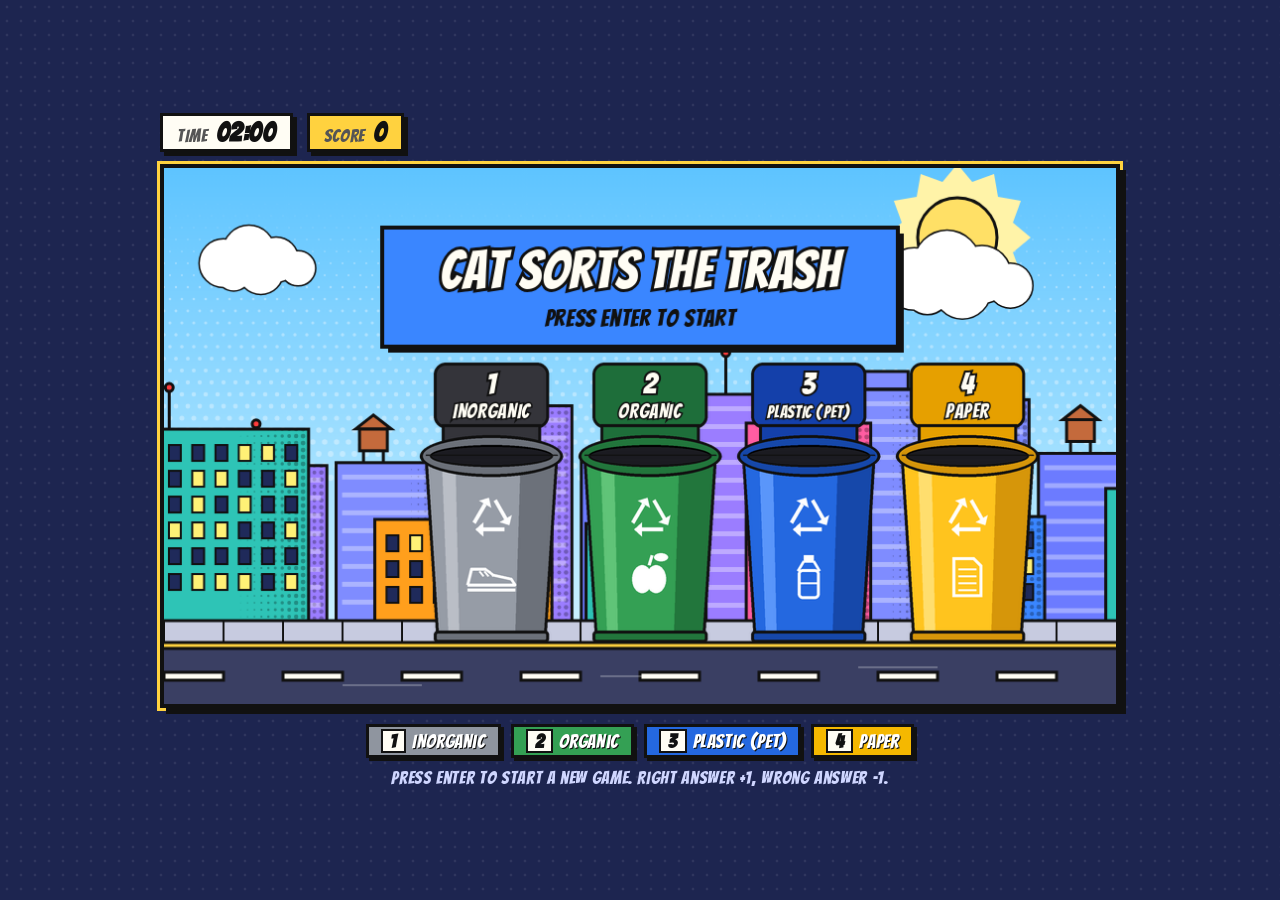
<file: trash/index.html>
<!DOCTYPE html>
<html lang="en">
<head>
    <meta charset="UTF-8">
    <meta name="viewport" content="width=device-width, initial-scale=1.0">
    <title>Cat Sorts the Trash</title>
    <link rel="preconnect" href="https://fonts.googleapis.com">
    <link href="https://fonts.googleapis.com/css2?family=Bangers&display=swap" rel="stylesheet">
    <style>
        :root {
            --page: #1d2550;
            --ink: #111111;
            --paper: #fffdf4;
            --yellow: #ffd23f;
            --gray: #8f959f;
            --green: #34a054;
            --blue: #2468e0;
            --paper-yellow: #f5b800;
        }
        * { box-sizing: border-box; }
        body {
            margin: 0;
            min-height: 100vh;
            background-color: var(--page);
            background-image: radial-gradient(rgba(255,255,255,0.08) 1.5px, transparent 1.6px);
            background-size: 14px 14px;
            color: var(--paper);
            font-family: "Bangers", Impact, "Arial Black", sans-serif;
            letter-spacing: 0.04em;
            display: flex;
            align-items: center;
            justify-content: center;
            padding: 16px;
        }
        .stage { width: min(960px, 100%); }
        .hud { display: flex; gap: 14px; padding-bottom: 12px; flex-wrap: wrap; }
        .tab {
            background: var(--paper);
            color: var(--ink);
            border: 3px solid var(--ink);
            box-shadow: 4px 4px 0 var(--ink);
            font-size: 1.7rem;
            padding: 2px 14px;
            font-variant-numeric: tabular-nums;
        }
        .tab span { font-size: 1.1rem; color: #555; margin-right: 8px; }
        .tab.score { background: var(--yellow); }
        .frame {
            border: 4px solid var(--ink);
            box-shadow: 6px 6px 0 var(--ink), 0 0 0 3px var(--yellow);
            line-height: 0;
        }
        canvas { width: 100%; height: auto; display: block; }
        .legend {
            margin-top: 16px;
            display: flex;
            gap: 10px;
            justify-content: center;
            flex-wrap: wrap;
            font-size: 1.2rem;
        }
        .opt {
            border: 3px solid var(--ink);
            box-shadow: 3px 3px 0 var(--ink);
            padding: 2px 12px;
            color: #fff;
            text-shadow: 1px 1px 0 var(--ink);
        }
        .opt b {
            display: inline-block;
            background: var(--paper);
            color: var(--ink);
            text-shadow: none;
            border: 2px solid var(--ink);
            padding: 0 7px;
            margin-right: 6px;
        }
        .o1 { background: var(--gray); }
        .o2 { background: var(--green); }
        .o3 { background: var(--blue); }
        .o4 { background: var(--paper-yellow); }
        .enter { margin-top: 10px; text-align: center; color: #cfd6ff; font-size: 1.1rem; }
    </style>
</head>
<body>
    <div class="stage">
        <div class="hud">
            <div class="tab"><span>TIME</span><b id="timer">02:00</b></div>
            <div class="tab score"><span>SCORE</span><b id="score">0</b></div>
        </div>
        <div class="frame">
            <canvas id="game" width="960" height="540"></canvas>
        </div>
        <div class="legend">
            <div class="opt o1"><b>1</b>Inorganic</div>
            <div class="opt o2"><b>2</b>Organic</div>
            <div class="opt o3"><b>3</b>Plastic (PET)</div>
            <div class="opt o4"><b>4</b>Paper</div>
        </div>
        <div class="enter">Press Enter to start a new game. Right answer +1, wrong answer &minus;1.</div>
    </div>

    <script>
    const canvas = document.getElementById("game");
    const ctx = canvas.getContext("2d");
    const timerEl = document.getElementById("timer");
    const scoreEl = document.getElementById("score");
    const VW = canvas.width, VH = canvas.height;
    const GROUND = 458;                 // sidewalk line in city.png
    const FONT = `Bangers, Impact, "Arial Black", sans-serif`;

    // ---------------- Images ----------------------------------------------
    const pagePath = window.location.pathname;
    const pageDirectory = /\/[^/]*\.[^/]+$/.test(pagePath)
        ? pagePath.replace(/[^/]*$/, "")
        : `${pagePath.replace(/\/$/, "")}/`;
    const assetUrl = (path) => new URL(path, `${window.location.origin}${pageDirectory}`).href;
    const IMAGE_FILES = {
        city: assetUrl("./images/city.png"),
        cansBack: assetUrl("./images/cans_back.png"),     // signs + inside of the cans
        cansFront: assetUrl("./images/cans_front.png"),   // can bodies (hide the box as it drops in)
        box: assetUrl("./images/box.png"),
        frames: [1, 2, 3, 4, 5].map(n => assetUrl(`./images/cat/frame_${n}.png`))
    };
    const loadImage = (src) => new Promise((resolve, reject) => {
        const img = new Image();
        img.onload = () => resolve(img);
        img.onerror = () => reject(new Error(`Unable to load ${src}`));
        img.src = src;
    });

    // ---------------- Cans ------------------------------------------------
    const RIM_Y = 290;
    const CANS = [
        { key: "1", name: "INORGANIC",    x: 330 },
        { key: "2", name: "ORGANIC",      x: 490 },
        { key: "3", name: "PLASTIC (PET)", x: 650 },
        { key: "4", name: "PAPER",        x: 810 }
    ];

    // ---------------- What can be in the box --------------------------------
    // can: 0 inorganic, 1 organic, 2 plastic (PET), 3 paper
    const ITEMS = [
        ["a bag of chips", 0], ["a candy wrapper", 0], ["a foam cup", 0], ["a broken plate", 0],
        ["an old sneaker", 0], ["a burnt light bulb", 0], ["an old toothbrush", 0], ["a dirty sponge", 0],
        ["a dry pen", 0], ["a used juice pouch", 0],
        ["a banana peel", 1], ["an apple core", 1], ["eggshells", 1], ["orange peels", 1],
        ["coffee grounds", 1], ["lettuce leaves", 1], ["leftover rice", 1], ["dry leaves", 1],
        ["a used tea bag", 1], ["an avocado pit", 1],
        ["a water bottle", 2], ["a soda bottle", 2], ["a juice bottle", 2], ["a sports drink bottle", 2],
        ["a clear salad container", 2], ["a cooking oil bottle", 2], ["a clear plastic cup", 2], ["a vinegar bottle", 2],
        ["an old newspaper", 3], ["a cardboard box", 3], ["a notebook sheet", 3], ["a magazine", 3],
        ["a paper bag", 3], ["a paper egg carton", 3], ["an envelope", 3], ["a cereal box", 3],
        ["a flyer", 3], ["a toilet paper tube", 3]
    ];

    // ---------------- Cat ---------------------------------------------------
    const SRC = { x: 0, y: 118, w: 166, h: 252 };   // cat area in each frame
    const CAT_H = 100, CAT_W = SRC.w * CAT_H / SRC.h;
    const BODY_CENTER = 95 / 166;
    const CAT_HOME = 150;                           // where the cat stands to throw
    const CAT_WALK = 420;                           // px per second
    const BOX_W = 60, BOX_H = 48;

    const GAME_TIME = 120;          // 2 minutes
    const HINT_AFTER = 4;           // seconds before the cat tells you
    const HINT_SHOW = 1.6;          // how long the hint stays before the cat throws it itself
    const NO_SHOW = 0.8;

    // ---------------- State -------------------------------------------------
    let images;
    let state = "title";            // title | playing | over
    let phase;                      // enter | ask | hint | throw | leave
    let score, timeLeft, bag, item, phaseTime, noTimer, praiseTimer;
    const cat = { x: -60, facingLeft: false, frame: 0, walkTimer: 0, pose: null };
    let box = null;                 // { mode: held | flying | dropping, ... }

    function shuffle(a) {
        for (let i = a.length - 1; i > 0; i--) { const j = Math.floor(Math.random() * (i + 1)); [a[i], a[j]] = [a[j], a[i]]; }
        return a;
    }
    function nextItem() {
        if (!bag || bag.length === 0) bag = shuffle(ITEMS.slice());
        const [label, can] = bag.pop();
        return { label, can };
    }

    function newGame() {
        state = "playing";
        score = 0; timeLeft = GAME_TIME; bag = null;
        scoreEl.textContent = "0";
        startRound();
    }
    function startRound() {
        item = nextItem();
        cat.x = -60; cat.facingLeft = false; cat.pose = null;
        box = { mode: "held" };
        noTimer = 0; praiseTimer = 0;
        setPhase("enter");
    }
    function setPhase(p) { phase = p; phaseTime = 0; }

    // ---------------- Input -------------------------------------------------
    window.addEventListener("keydown", (e) => {
        if (e.key === "Enter") {
            if (state !== "playing") newGame();
            return;
        }
        const index = ["1", "2", "3", "4"].indexOf(e.key);
        if (index === -1 || state !== "playing" || phase !== "ask") return;
        e.preventDefault();
        if (index === item.can) {
            changeScore(+1);
            praiseTimer = 1.0;
            throwTo(index);
        } else {
            changeScore(-1);
            noTimer = NO_SHOW;
        }
    });
    function changeScore(d) { score += d; scoreEl.textContent = score; }

    // ---------------- Throwing ---------------------------------------------
    const WINDUP = 0.18, FOLLOW = 0.35, FLIGHT = 0.7, DROP = 0.35;
    function throwTo(index) {
        box = { mode: "held", target: index };
        setPhase("throw");
    }
    function heldBoxPos() {
        // in front of the cat's chest, raised over the head while winding up
        let y = GROUND - 56, x = cat.x + (cat.facingLeft ? -18 : 18);
        if (phase === "throw" && phaseTime < WINDUP) { y = GROUND - 56 - (phaseTime / WINDUP) * 60; x = cat.x - 4; }
        if (phase === "enter" || phase === "leave") y += Math.abs(Math.sin(cat.walkTimer * 30)) * -3;
        return { x, y };
    }

    // ---------------- Update ------------------------------------------------
    function update(dt) {
        if (state !== "playing") return;
        timeLeft -= dt;
        if (timeLeft <= 0) { timeLeft = 0; state = "over"; return; }
        phaseTime += dt;
        noTimer = Math.max(0, noTimer - dt);
        praiseTimer = Math.max(0, praiseTimer - dt);

        if (phase === "enter") {
            walk(dt, 1);
            if (cat.x >= CAT_HOME) { cat.x = CAT_HOME; cat.frame = 0; setPhase("ask"); }
        } else if (phase === "ask") {
            if (phaseTime >= HINT_AFTER) setPhase("hint");
        } else if (phase === "hint") {
            if (phaseTime >= HINT_SHOW) throwTo(item.can);    // cat does it itself, no points
        } else if (phase === "throw") {
            updateThrow();
        } else if (phase === "leave") {
            walk(dt, -1);
            if (cat.x < -70) startRound();
        }
    }
    function walk(dt, dir) {
        cat.facingLeft = dir < 0;
        cat.x += dir * CAT_WALK * dt;
        cat.walkTimer += dt;
        if (cat.walkTimer >= 0.08) { cat.walkTimer = 0; cat.frame = (cat.frame + 1) % images.frames.length; }
    }
    function updateThrow() {
        const t = phaseTime;
        // cat body pose (built from your frames: lean back, then lean forward)
        if (t < WINDUP) cat.pose = { frame: 0, rot: -0.14 * (t / WINDUP), sx: 1, sy: 1 };
        else if (t < WINDUP + FOLLOW) cat.pose = { frame: 1, rot: 0.16, sx: 1.04, sy: 0.97 };
        else cat.pose = null;

        if (t >= WINDUP && box && box.mode === "held") {
            const start = heldBoxPos();
            box = { mode: "flying", target: box.target, sx: start.x, sy: GROUND - 116, t: 0 };
        }
        if (box && box.mode === "flying") {
            box.t = (t - WINDUP) / FLIGHT;
            if (box.t >= 1) box = { mode: "dropping", target: box.target, t: 0 };
        }
        if (box && box.mode === "dropping" && t >= WINDUP + FLIGHT + DROP) {
            box = null;                           // it's inside the can now
        }
        if (!box && t >= WINDUP + FLIGHT + DROP + 0.15) setPhase("leave");
    }
    function boxDrawState() {
        if (!box) return null;
        if (box.mode === "held") { const p = heldBoxPos(); return { x: p.x, y: p.y, s: 1, rot: 0, behindFront: false }; }
        const tx = CANS[box.target].x, endY = RIM_Y - 34;
        if (box.mode === "flying") {
            const u = Math.min(1, box.t);
            const peak = Math.min(box.sy, endY) - 120;
            // quadratic bezier: start -> peak -> can opening
            const cx = (box.sx + tx) / 2, cy = 2 * peak - (box.sy + endY) / 2;
            const x = (1 - u) * (1 - u) * box.sx + 2 * (1 - u) * u * cx + u * u * tx;
            const y = (1 - u) * (1 - u) * box.sy + 2 * (1 - u) * u * cy + u * u * endY;
            return { x, y, s: 1 - 0.2 * u, rot: u * Math.PI * 1.5, behindFront: false };
        }
        // dropping into the can: drawn between the can's inside and its front
        const u = Math.min(1, (phaseTime - WINDUP - FLIGHT) / DROP);
        return { x: tx, y: endY + u * 80, s: 0.8, rot: Math.PI * 1.5, behindFront: true };
    }

    // ---------------- Render ------------------------------------------------
    function drawBox(b) {
        ctx.save();
        ctx.translate(b.x, b.y);
        ctx.rotate(b.rot);
        ctx.scale(b.s, b.s);
        ctx.drawImage(images.box, -BOX_W / 2, -BOX_H / 2, BOX_W, BOX_H);
        ctx.restore();
    }
    function drawCat() {
        ctx.fillStyle = "rgba(0,0,0,0.25)";
        ctx.beginPath(); ctx.ellipse(cat.x, GROUND + 2, 28, 6, 0, 0, Math.PI * 2); ctx.fill();
        const p = cat.pose || { frame: cat.frame, rot: 0, sx: 1, sy: 1 };
        ctx.save();
        ctx.imageSmoothingQuality = "high";
        ctx.translate(cat.x, GROUND + 1);
        if (cat.facingLeft) ctx.scale(-1, 1);
        ctx.rotate(p.rot);
        ctx.scale(p.sx, p.sy);
        ctx.drawImage(images.frames[p.frame], SRC.x, SRC.y, SRC.w, SRC.h, -CAT_W * BODY_CENTER, -CAT_H, CAT_W, CAT_H);
        ctx.restore();
    }
    function signLabels() {
        ctx.save();
        ctx.textAlign = "center";
        for (const c of CANS) {
            ctx.fillStyle = "#fffdf4";
            ctx.strokeStyle = "#111"; ctx.lineWidth = 4;
            ctx.font = `30px ${FONT}`;
            ctx.strokeText(c.key, c.x, 228); ctx.fillText(c.key, c.x, 228);
            ctx.font = `${c.name.length > 10 ? 17 : 20}px ${FONT}`;
            ctx.lineWidth = 3;
            ctx.strokeText(c.name, c.x, 252); ctx.fillText(c.name, c.x, 252);
        }
        ctx.restore();
    }
    function bubble(lines, color = "#fffdf4", textColor = "#111") {
        // comic speech bubble above the cat
        ctx.save();
        const pad = 16;
        ctx.font = `20px ${FONT}`;
        const sizes = lines.map(l => l.size || 20);
        const widths = lines.map((l, i) => { ctx.font = `${sizes[i]}px ${FONT}`; return ctx.measureText(l.text).width; });
        const w = Math.max(160, Math.max(...widths) + pad * 2);
        const h = sizes.reduce((a, s) => a + s * 1.15, 0) + pad * 1.6;
        const x = Math.max(16, Math.min(cat.x - 60, VW - w - 16)), y = 176 - h;
        const tipX = cat.x + 6, tipY = GROUND - CAT_H - 8;
        ctx.fillStyle = color; ctx.strokeStyle = "#111"; ctx.lineWidth = 4; ctx.lineJoin = "round";
        ctx.beginPath();
        ctx.moveTo(x + 50, y + h - 2); ctx.lineTo(tipX, tipY); ctx.lineTo(x + 86, y + h - 2);
        ctx.closePath(); ctx.fill(); ctx.stroke();
        ctx.fillStyle = "#111"; ctx.fillRect(x + 6, y + 6, w, h);
        ctx.fillStyle = color; ctx.fillRect(x, y, w, h); ctx.strokeRect(x, y, w, h);
        ctx.fillRect(x + 52, y + h - 6, 32, 10);   // hide the joint between bubble and tail
        ctx.fillStyle = textColor; ctx.textAlign = "left"; ctx.textBaseline = "top";
        let ty = y + pad * 0.8;
        lines.forEach((l, i) => { ctx.font = `${sizes[i]}px ${FONT}`; ctx.fillText(l.text, x + pad, ty); ty += sizes[i] * 1.15; });
        ctx.restore();
    }
    function banner(title, subtitle, color) {
        ctx.save();
        ctx.textAlign = "center";
        const w = 520, h = 120, x = VW / 2 - w / 2, y = 60;
        ctx.fillStyle = "#111"; ctx.fillRect(x + 6, y + 6, w, h);
        ctx.fillStyle = color; ctx.fillRect(x, y, w, h);
        ctx.lineWidth = 4; ctx.strokeStyle = "#111"; ctx.strokeRect(x, y, w, h);
        ctx.font = `54px ${FONT}`; ctx.lineWidth = 6; ctx.fillStyle = "#fffdf4";
        ctx.strokeText(title, VW / 2, y + 62); ctx.fillText(title, VW / 2, y + 62);
        ctx.font = `24px ${FONT}`; ctx.fillStyle = "#111";
        ctx.fillText(subtitle, VW / 2, y + 100);
        ctx.restore();
    }

    function render() {
        ctx.drawImage(images.city, 0, 0, VW, VH);
        ctx.drawImage(images.cansBack, 0, 0);
        signLabels();
        const b = state === "playing" ? boxDrawState() : null;
        if (b && b.behindFront) drawBox(b);
        ctx.drawImage(images.cansFront, 0, 0);
        if (state !== "title") drawCat();
        if (b && !b.behindFront) drawBox(b);

        if (state === "playing") {
            if (noTimer > 0) {
                bubble([{ text: "NO!", size: 48 }], "#ff3b3b", "#fffdf4");
            } else if (phase === "ask") {
                bubble([{ text: "What's in the box?", size: 20 }, { text: cap(item.label), size: 34 }]);
            } else if (phase === "hint") {
                const c = CANS[item.can];
                bubble([{ text: `${cap(item.label)} goes in...`, size: 20 }, { text: `${c.key}: ${c.name}`, size: 34 }], "#ffd23f");
            } else if (praiseTimer > 0) {
                bubble([{ text: "Nice!", size: 40 }], "#7dff9b");
            }
        }
        if (state === "title") banner("Cat Sorts the Trash", "Press Enter to start", "#3a86ff");
        if (state === "over") banner("END OF THE GAME", `Final score: ${score}   ·   Press Enter for a new game`, "#ff3b3b");

        const t = Math.ceil(state === "title" ? GAME_TIME : timeLeft);
        timerEl.textContent = `${String(Math.floor(t / 60)).padStart(2, "0")}:${String(t % 60).padStart(2, "0")}`;
    }
    const cap = (s) => s.charAt(0).toUpperCase() + s.slice(1);

    // ---------------- Loop --------------------------------------------------
    let last = 0;
    function loop(ts) {
        let dt = last ? Math.min(0.05, (ts - last) / 1000) : 0;
        last = ts;
        while (dt > 0) { const s = Math.min(dt, 1 / 120); update(s); dt -= s; }
        render();
        requestAnimationFrame(loop);
    }

    Promise.all([
        loadImage(IMAGE_FILES.city),
        loadImage(IMAGE_FILES.cansBack),
        loadImage(IMAGE_FILES.cansFront),
        loadImage(IMAGE_FILES.box),
        Promise.all(IMAGE_FILES.frames.map(loadImage))
    ]).then(([city, cansBack, cansFront, boxImg, frames]) => {
        images = { city, cansBack, cansFront, box: boxImg, frames };
        requestAnimationFrame(loop);
        if (document.fonts) document.fonts.ready.then(render);
    }).catch((err) => {
        console.error(err);
        ctx.fillStyle = "#fff"; ctx.fillRect(0, 0, VW, VH);
        ctx.fillStyle = "#111"; ctx.font = "20px sans-serif";
        ctx.fillText("Images not found. Keep the images folder next to this HTML file.", 30, 50);
    });

    // for testing
    window.__sort = { get state() { return state; }, get phase() { return phase; }, get item() { return item; }, get score() { return score; }, get box() { return box; }, get timeLeft() { return timeLeft; }, set timeLeft(v) { timeLeft = v; }, update };
    </script>
</body>
</html>
</file>
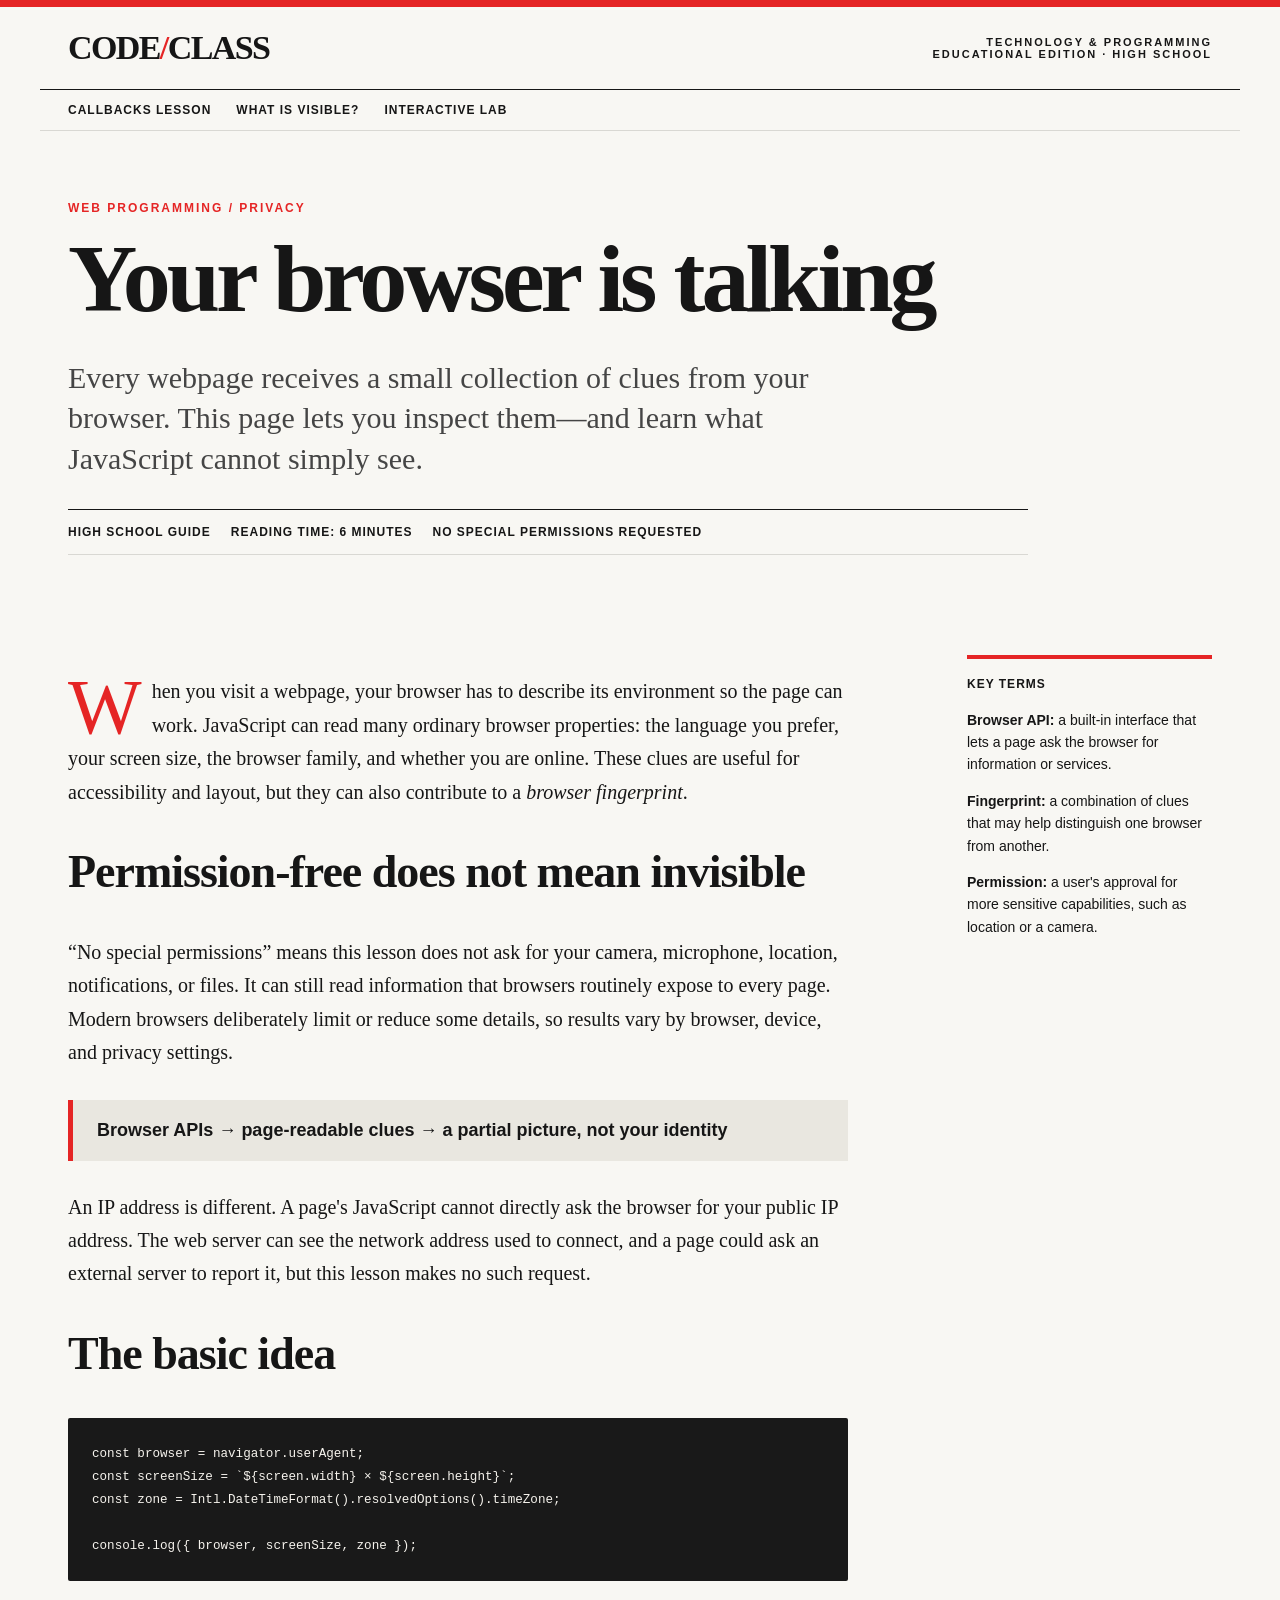
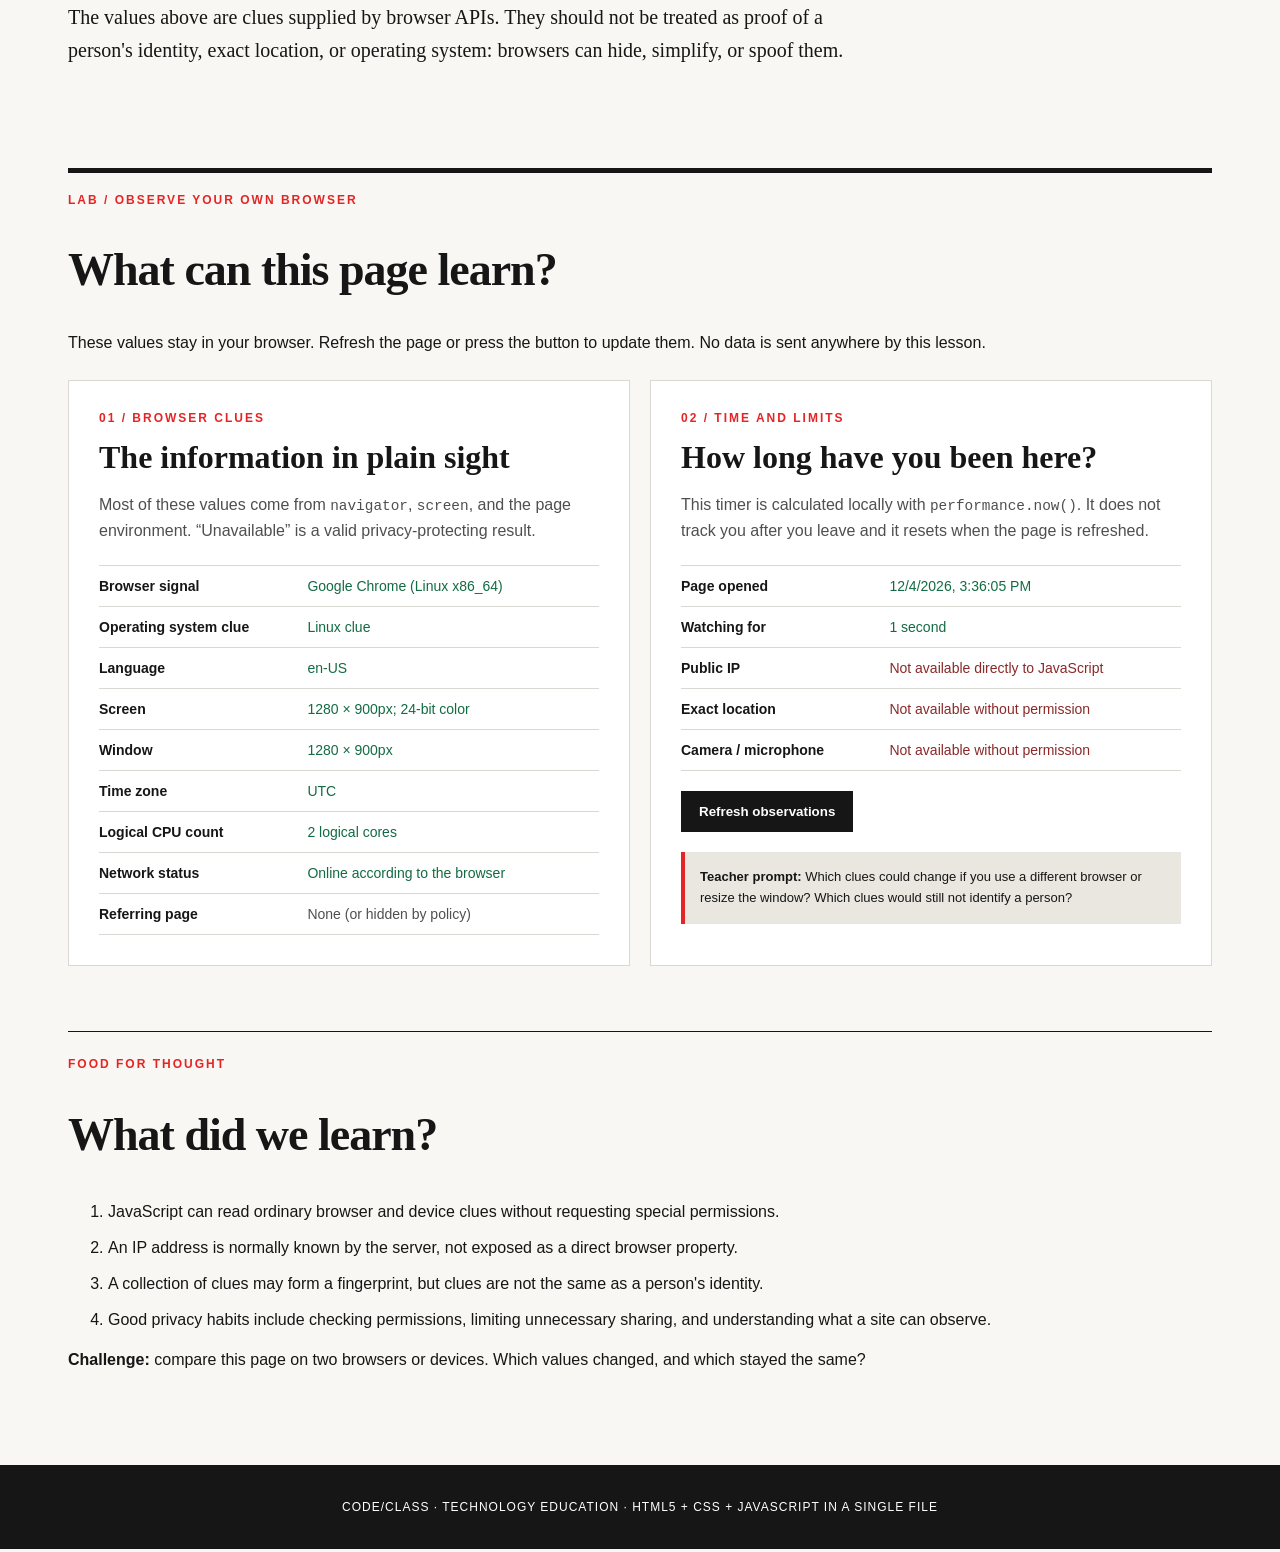
<file: browser-privacy.html>
<!doctype html>
<html lang="en">
<head>
  <meta charset="utf-8">
  <meta name="viewport" content="width=device-width, initial-scale=1">
  <title>What your browser reveals | Code Classroom</title>
  <style>
    :root { --ink:#161616; --paper:#f8f7f3; --red:#e52525; --muted:#696969; --line:#d9d8d3; --dark:#191919; --green:#126b42; }
    * { box-sizing:border-box; }
    html { scroll-behavior:smooth; }
    body { margin:0; background:var(--paper); color:var(--ink); font-family:Arial,Helvetica,sans-serif; }
    a { color:inherit; }
    .topline { background:var(--red); height:7px; }
    .masthead { max-width:1200px; margin:auto; padding:22px 28px; display:flex; align-items:center; justify-content:space-between; gap:16px; border-bottom:1px solid var(--ink); }
    .brand { font-family:Georgia,serif; font-weight:900; font-size:clamp(22px,3vw,34px); letter-spacing:-1.6px; }
    .brand span { color:var(--red); }
    .edition { font-size:11px; text-transform:uppercase; letter-spacing:2px; font-weight:bold; text-align:right; }
    .nav { max-width:1200px; padding:13px 28px; margin:auto; display:flex; gap:25px; border-bottom:1px solid var(--line); font-size:12px; font-weight:bold; text-transform:uppercase; letter-spacing:1px; }
    .nav a { text-decoration:none; }
    .nav a:hover { color:var(--red); }
    main { max-width:1200px; padding:0 28px 80px; margin:auto; }
    .hero { max-width:960px; padding:70px 0 45px; }
    .eyebrow { font-size:12px; font-weight:900; text-transform:uppercase; letter-spacing:2px; color:var(--red); }
    h1 { font-family:Georgia,'Times New Roman',serif; font-size:clamp(48px,7.5vw,100px); letter-spacing:-4px; line-height:1.01; font-weight:700; margin:16px 0 25px; }
    .deck { font-family:Georgia,serif; max-width:760px; font-size:clamp(21px,2.7vw,30px); line-height:1.35; color:#454545; }
    .byline { border-top:1px solid var(--ink); border-bottom:1px solid var(--line); padding:15px 0; font-size:12px; text-transform:uppercase; letter-spacing:1px; font-weight:bold; display:flex; gap:20px; flex-wrap:wrap; }
    .article { display:grid; grid-template-columns:minmax(0,1fr) 245px; gap:70px; margin-top:55px; }
    .prose { max-width:780px; }
    .prose p { font-family:Georgia,serif; font-size:20px; line-height:1.67; }
    .prose h2, .section-head { font-family:Georgia,serif; font-size:clamp(30px,4vw,46px); line-height:1.1; letter-spacing:-1px; }
    .dropcap:first-letter { float:left; font-family:Georgia,serif; font-size:78px; line-height:.83; padding-right:10px; color:var(--red); }
    .rail { border-top:4px solid var(--red); padding-top:16px; align-self:start; position:sticky; top:20px; font-size:14px; line-height:1.6; }
    .rail strong { display:block; font-size:12px; text-transform:uppercase; letter-spacing:1px; }
    .formula { background:#e9e7e0; border-left:5px solid var(--red); padding:20px 24px; font-weight:bold; font-size:18px; margin:30px 0; }
    code { font-family:Consolas,'Courier New',monospace; font-size:.9em; }
    pre { background:var(--dark); color:#f6f3ed; border-radius:2px; padding:24px; overflow-x:auto; line-height:1.65; font-size:14px; }
    .lab-intro { margin:80px 0 28px; border-top:5px solid var(--ink); padding-top:20px; }
    .lab-grid { display:grid; grid-template-columns:1fr 1fr; gap:20px; }
    .lab { background:white; border:1px solid var(--line); padding:30px; min-width:0; }
    .lab-number { font-size:12px; font-weight:bold; color:var(--red); letter-spacing:2px; text-transform:uppercase; }
    .lab h3 { font-family:Georgia,serif; font-size:32px; margin:14px 0 12px; }
    .lab p { line-height:1.6; color:#4f4f4f; }
    .data-list { margin:22px 0 0; border-top:1px solid var(--line); }
    .data-row { display:grid; grid-template-columns:minmax(120px,.8fr) minmax(0,1.2fr); gap:14px; padding:12px 0; border-bottom:1px solid var(--line); font-size:14px; }
    .data-row dt { font-weight:bold; }
    .data-row dd { margin:0; overflow-wrap:anywhere; color:#4f4f4f; }
    .available { color:var(--green) !important; }
    .unavailable { color:#8b2929 !important; }
    .button-row { display:flex; gap:10px; flex-wrap:wrap; margin-top:20px; }
    button { border:0; background:var(--ink); color:white; padding:13px 18px; cursor:pointer; font-weight:bold; }
    button:hover { background:var(--red); }
    button:focus-visible, a:focus-visible { outline:3px solid var(--red); outline-offset:3px; }
    .note { background:#e9e7e0; padding:15px; border-left:4px solid var(--red); font-size:13px; margin-top:20px; line-height:1.6; }
    .summary { border-top:1px solid var(--ink); margin-top:65px; padding-top:25px; }
    .summary li { line-height:1.8; margin-bottom:7px; }
    footer { background:var(--ink); color:white; padding:35px 28px; text-align:center; font-size:12px; letter-spacing:1px; }
    @media(max-width:850px) { .article { display:block; } .rail { position:static; margin-top:30px; } .lab-grid { grid-template-columns:1fr; } .hero { padding-top:48px; } h1 { letter-spacing:-2px; } }
    @media(max-width:500px) { main,.masthead { padding-left:18px; padding-right:18px; } .nav { padding-left:18px; padding-right:18px; gap:14px; flex-wrap:wrap; } .lab { padding:20px; } .edition { display:none; } .data-row { grid-template-columns:1fr; gap:4px; } }
  </style>
</head>
<body>
  <div class="topline"></div>
  <header class="masthead"><div class="brand">CODE<span>/</span>CLASS</div><div class="edition">Technology &amp; programming<br>Educational edition · High school</div></header>
  <nav class="nav" aria-label="Navigation"><a href="index.html">Callbacks lesson</a><a href="#what">What is visible?</a><a href="#lab">Interactive lab</a></nav>
  <main>
    <header class="hero">
      <div class="eyebrow">Web programming / Privacy</div>
      <h1>Your browser is talking</h1>
      <p class="deck">Every webpage receives a small collection of clues from your browser. This page lets you inspect them—and learn what JavaScript cannot simply see.</p>
      <div class="byline"><span>High school guide</span><span>Reading time: 6 minutes</span><span>No special permissions requested</span></div>
    </header>
    <div class="article">
      <article class="prose" id="what">
        <p class="dropcap">When you visit a webpage, your browser has to describe its environment so the page can work. JavaScript can read many ordinary browser properties: the language you prefer, your screen size, the browser family, and whether you are online. These clues are useful for accessibility and layout, but they can also contribute to a <em>browser fingerprint</em>.</p>
        <h2>Permission-free does not mean invisible</h2>
        <p>“No special permissions” means this lesson does not ask for your camera, microphone, location, notifications, or files. It can still read information that browsers routinely expose to every page. Modern browsers deliberately limit or reduce some details, so results vary by browser, device, and privacy settings.</p>
        <div class="formula">Browser APIs → page-readable clues → a partial picture, not your identity</div>
        <p>An IP address is different. A page's JavaScript cannot directly ask the browser for your public IP address. The web server can see the network address used to connect, and a page could ask an external server to report it, but this lesson makes no such request.</p>
        <h2 id="example">The basic idea</h2>
        <pre><code>const browser = navigator.userAgent;
const screenSize = `${screen.width} × ${screen.height}`;
const zone = Intl.DateTimeFormat().resolvedOptions().timeZone;

console.log({ browser, screenSize, zone });</code></pre>
        <p>The values above are clues supplied by browser APIs. They should not be treated as proof of a person's identity, exact location, or operating system: browsers can hide, simplify, or spoof them.</p>
      </article>
      <aside class="rail"><strong>Key terms</strong><p><b>Browser API:</b> a built-in interface that lets a page ask the browser for information or services.</p><p><b>Fingerprint:</b> a combination of clues that may help distinguish one browser from another.</p><p><b>Permission:</b> a user's approval for more sensitive capabilities, such as location or a camera.</p></aside>
    </div>
    <section id="lab">
      <header class="lab-intro"><div class="eyebrow">Lab / Observe your own browser</div><h2 class="section-head">What can this page learn?</h2><p>These values stay in your browser. Refresh the page or press the button to update them. No data is sent anywhere by this lesson.</p></header>
      <div class="lab-grid">
        <section class="lab" aria-labelledby="browser-title">
          <div class="lab-number">01 / Browser clues</div><h3 id="browser-title">The information in plain sight</h3>
          <p>Most of these values come from <code>navigator</code>, <code>screen</code>, and the page environment. “Unavailable” is a valid privacy-protecting result.</p>
          <dl class="data-list">
            <div class="data-row"><dt>Browser signal</dt><dd id="browser-value">Reading…</dd></div>
            <div class="data-row"><dt>Operating system clue</dt><dd id="os-value">Reading…</dd></div>
            <div class="data-row"><dt>Language</dt><dd id="language-value">Reading…</dd></div>
            <div class="data-row"><dt>Screen</dt><dd id="screen-value">Reading…</dd></div>
            <div class="data-row"><dt>Window</dt><dd id="window-value">Reading…</dd></div>
            <div class="data-row"><dt>Time zone</dt><dd id="timezone-value">Reading…</dd></div>
            <div class="data-row"><dt>Logical CPU count</dt><dd id="cpu-value">Reading…</dd></div>
            <div class="data-row"><dt>Network status</dt><dd id="online-value">Reading…</dd></div>
            <div class="data-row"><dt>Referring page</dt><dd id="referrer-value">Reading…</dd></div>
          </dl>
        </section>
        <section class="lab" aria-labelledby="time-title">
          <div class="lab-number">02 / Time and limits</div><h3 id="time-title">How long have you been here?</h3>
          <p>This timer is calculated locally with <code>performance.now()</code>. It does not track you after you leave and it resets when the page is refreshed.</p>
          <div class="data-list">
            <div class="data-row"><dt>Page opened</dt><dd id="opened-value">Reading…</dd></div>
            <div class="data-row"><dt>Watching for</dt><dd id="duration-value" class="available">0 seconds</dd></div>
            <div class="data-row"><dt>Public IP</dt><dd class="unavailable">Not available directly to JavaScript</dd></div>
            <div class="data-row"><dt>Exact location</dt><dd class="unavailable">Not available without permission</dd></div>
            <div class="data-row"><dt>Camera / microphone</dt><dd class="unavailable">Not available without permission</dd></div>
          </div>
          <div class="button-row"><button id="refresh-button" type="button">Refresh observations</button></div>
          <div class="note"><strong>Teacher prompt:</strong> Which clues could change if you use a different browser or resize the window? Which clues would still not identify a person?</div>
        </section>
      </div>
    </section>
    <section class="summary"><div class="eyebrow">Food for thought</div><h2 class="section-head">What did we learn?</h2><ol><li>JavaScript can read ordinary browser and device clues without requesting special permissions.</li><li>An IP address is normally known by the server, not exposed as a direct browser property.</li><li>A collection of clues may form a fingerprint, but clues are not the same as a person's identity.</li><li>Good privacy habits include checking permissions, limiting unnecessary sharing, and understanding what a site can observe.</li></ol><p><b>Challenge:</b> compare this page on two browsers or devices. Which values changed, and which stayed the same?</p></section>
  </main>
  <footer>CODE/CLASS · TECHNOLOGY EDUCATION · HTML5 + CSS + JAVASCRIPT IN A SINGLE FILE</footer>
  <script>
    'use strict';
    const startedAt = performance.now();
    const openedAt = new Date();

    function setValue(id, value, available = true) {
      const element = document.querySelector(`#${id}`);
      element.textContent = value;
      element.classList.toggle('available', available);
    }

    function browserName(userAgent) {
      if (/Edg\//.test(userAgent)) return 'Microsoft Edge';
      if (/OPR\//.test(userAgent)) return 'Opera';
      if (/Chrome\//.test(userAgent) && !/Chromium/.test(userAgent)) return 'Google Chrome';
      if (/Firefox\//.test(userAgent)) return 'Mozilla Firefox';
      if (/Safari\//.test(userAgent) && !/Chrome\//.test(userAgent)) return 'Safari';
      return 'Browser not identified';
    }

    function operatingSystem(userAgent) {
      if (/Windows/.test(userAgent)) return 'Windows clue';
      if (/Android/.test(userAgent)) return 'Android clue';
      if (/iPhone|iPad|iPod/.test(userAgent)) return 'iOS clue';
      if (/Mac OS X/.test(userAgent)) return 'macOS clue';
      if (/Linux/.test(userAgent)) return 'Linux clue';
      return 'Operating system not identified';
    }

    function readObservations() {
      const userAgent = navigator.userAgent;
      setValue('browser-value', `${browserName(userAgent)} (${navigator.platform || 'platform hidden'})`);
      setValue('os-value', operatingSystem(userAgent));
      setValue('language-value', navigator.language || 'Language hidden', Boolean(navigator.language));
      setValue('screen-value', `${screen.width} × ${screen.height}px; ${screen.colorDepth}-bit color`);
      setValue('window-value', `${window.innerWidth} × ${window.innerHeight}px`);
      setValue('timezone-value', Intl.DateTimeFormat().resolvedOptions().timeZone || 'Time zone hidden');
      setValue('cpu-value', navigator.hardwareConcurrency ? `${navigator.hardwareConcurrency} logical cores` : 'Not reported', Boolean(navigator.hardwareConcurrency));
      setValue('online-value', navigator.onLine ? 'Online according to the browser' : 'Offline according to the browser');
      setValue('referrer-value', document.referrer || 'None (or hidden by policy)', Boolean(document.referrer));
      setValue('opened-value', openedAt.toLocaleString());
    }

    function updateDuration() {
      const seconds = Math.floor((performance.now() - startedAt) / 1000);
      document.querySelector('#duration-value').textContent = `${seconds} second${seconds === 1 ? '' : 's'}`;
    }

    readObservations();
    updateDuration();
    setInterval(updateDuration, 1000);
    window.addEventListener('resize', readObservations);
    window.addEventListener('online', readObservations);
    window.addEventListener('offline', readObservations);
    document.querySelector('#refresh-button').addEventListener('click', readObservations);
  </script>
</body>
</html>
</file>
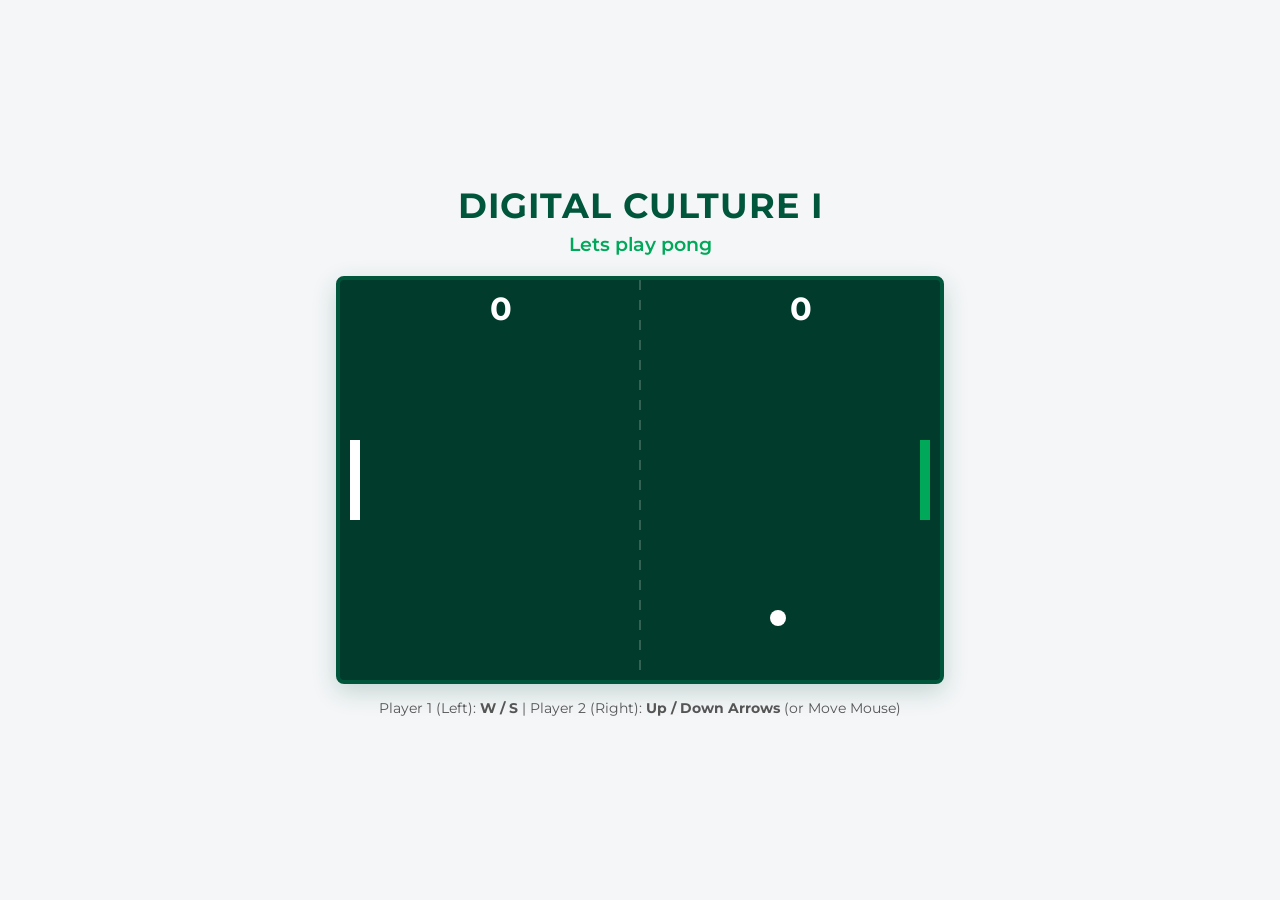
<file: pong.html>
<!DOCTYPE html>
<html lang="en">
<head>
    <meta charset="UTF-8">
    <meta name="viewport" content="width=device-width, initial-scale=1.0">
    <title>Tecmilenio Pong Game</title>
    
    <!-- Tecmilenio Brand Typography (Montserrat) -->
    <link rel="preconnect" href="https://fonts.googleapis.com">
    <link rel="preconnect" href="https://fonts.gstatic.com" crossorigin>
    <link href="https://fonts.googleapis.com/css2?family=Montserrat:wght@400;600;800&display=swap" rel="stylesheet">

    <!-- CSS STYLES (Tecmilenio Theme: Dark Green #00563B & Accent Green #00A859) -->
    <style>
        /* 1. Reset and font setup */
        * {
            box-sizing: border-box;
            margin: 0;
            padding: 0;
            font-family: 'Montserrat', sans-serif;
        }

        /* 2. Full screen center layout */
        body {
            background-color: #f4f6f8;
            color: #1a1a1a;
            display: flex;
            flex-direction: column;
            align-items: center;
            justify-content: center;
            min-height: 100vh;
        }

        /* 3. Header title styling */
        h1 {
            color: #00563B; /* Tecmilenio Main Dark Green */
            font-size: 2.2rem;
            margin-bottom: 5px;
            text-transform: uppercase;
            letter-spacing: 1px;
        }

        p {
            color: #00A859; /* Tecmilenio Accent Green */
            font-size: 1.2rem;
            font-weight: 600;
            margin-bottom: 20px;
        }

        /* 4. Canvas Styling */
        canvas {
            background-color: #003B2B; /* Deep Forest Green pitch */
            border: 4px solid #00563B;
            border-radius: 8px;
            box-shadow: 0 8px 24px rgba(0, 86, 59, 0.2);
            display: block;
        }

        /* 5. Simple Instruction Text */
        .controls-hint {
            margin-top: 15px;
            font-size: 0.9rem;
            color: #555555;
        }
    </style>
</head>
<body>

    <!-- HTML STRUCTURE -->
    <h1>DIGITAL CULTURE I</h1>
    <p>Lets play pong</p>

    <!-- The Canvas Element where JavaScript draws the game -->
    <canvas id="pongCanvas" width="600" height="400"></canvas>

    <div class="controls-hint">
        Player 1 (Left): <b>W / S</b> | Player 2 (Right): <b>Up / Down Arrows</b> (or Move Mouse)
    </div>

    <!-- JAVASCRIPT GAME LOGIC -->
    <script>
        // ==========================================
        // 1. CANVAS SETUP
        // ==========================================
        const canvas = document.getElementById("pongCanvas");
        const ctx = canvas.getContext("2d"); // 2D rendering engine

        // ==========================================
        // 2. GAME OBJECTS & VARIABLES
        // ==========================================
        const GAME_SPEED = 0.5;
        const PADDLE_SPEED = 6 * GAME_SPEED;
        const BALL_SPEED = 4 * GAME_SPEED;
        
        // Left Paddle (Player 1)
        const player1 = {
            x: 10,
            y: canvas.height / 2 - 40,
            width: 10,
            height: 80,
            color: "#FFFFFF",
            score: 0,
            dy: 0 // Vertical speed
        };

        // Right Paddle (Player 2 / AI / Keyboard)
        const player2 = {
            x: canvas.width - 20,
            y: canvas.height / 2 - 40,
            width: 10,
            height: 80,
            color: "#00A859", // Tecmilenio Green
            score: 0,
            dy: 0
        };

        // Ball Object
        const ball = {
            x: canvas.width / 2,
            y: canvas.height / 2,
            radius: 8,
            speed: BALL_SPEED,
            dx: BALL_SPEED, // Horizontal direction speed
            dy: BALL_SPEED, // Vertical direction speed
            color: "#FFFFFF"
        };

        // ==========================================
        // 3. KEYBOARD / MOUSE CONTROLS
        // ==========================================
        
        // Listen for key presses
        window.addEventListener("keydown", (e) => {
            if (e.key === "w" || e.key === "W") player1.dy = -PADDLE_SPEED;
            if (e.key === "s" || e.key === "S") player1.dy = PADDLE_SPEED;

            if (e.key === "ArrowUp") player2.dy = -PADDLE_SPEED;
            if (e.key === "ArrowDown") player2.dy = PADDLE_SPEED;
        });

        // Stop moving when key is released
        window.addEventListener("keyup", (e) => {
            if (e.key === "w" || e.key === "W" || e.key === "s" || e.key === "S") player1.dy = 0;
            if (e.key === "ArrowUp" || e.key === "ArrowDown") player2.dy = 0;
        });

        // Mouse control for Player 2 (optional alternative)
        canvas.addEventListener("mousemove", (e) => {
            const rect = canvas.getBoundingClientRect();
            player2.y = e.clientY - rect.top - player2.height / 2;
        });

        // ==========================================
        // 4. GAME UPDATE LOGIC (Physics & Collisions)
        // ==========================================
        function update() {
            // Move Paddles
            player1.y += player1.dy;
            player2.y += player2.dy;

            // Keep Paddles inside canvas boundaries
            player1.y = Math.max(0, Math.min(canvas.height - player1.height, player1.y));
            player2.y = Math.max(0, Math.min(canvas.height - player2.height, player2.y));

            // Move Ball
            ball.x += ball.dx;
            ball.y += ball.dy;

            // Top and Bottom Wall Collisions (Bounce)
            if (ball.y - ball.radius <= 0 || ball.y + ball.radius >= canvas.height) {
                ball.dy *= -1; // Reverse vertical direction
            }

            // Paddle Collisions
            let paddle = (ball.x < canvas.width / 2) ? player1 : player2;

            if (checkCollision(ball, paddle)) {
                ball.dx *= -1; // Reverse horizontal direction
                
                // Accelerate slightly on hit for fun dynamics
                ball.dx *= 1.05;
            }

            // Scoring System (Ball missed paddle)
            if (ball.x - ball.radius <= 0) {
                player2.score++;
                resetBall();
            } else if (ball.x + ball.radius >= canvas.width) {
                player1.score++;
                resetBall();
            }
        }

        // Collision Helper Function (AABB Rectangle vs Circle)
        function checkCollision(b, p) {
            return b.x - b.radius < p.x + p.width &&
                   b.x + b.radius > p.x &&
                   b.y - b.radius < p.y + p.height &&
                   b.y + b.radius > p.y;
        }

        // Reset Ball to Center
        function resetBall() {
            ball.x = canvas.width / 2;
            ball.y = canvas.height / 2;
            ball.speed = BALL_SPEED;
            ball.dx = (Math.random() > 0.5 ? 1 : -1) * ball.speed;
            ball.dy = (Math.random() > 0.5 ? 1 : -1) * ball.speed;
        }

        // ==========================================
        // 5. DRAWING EVERYTHING ON CANVAS
        // ==========================================
        function render() {
            // Clear entire canvas frame
            ctx.clearRect(0, 0, canvas.width, canvas.height);

            // Draw Dashed Net Line in Middle
            ctx.setLineDash([10, 10]);
            ctx.beginPath();
            ctx.moveTo(canvas.width / 2, 0);
            ctx.lineTo(canvas.width / 2, canvas.height);
            ctx.strokeStyle = "rgba(255, 255, 255, 0.2)";
            ctx.lineWidth = 2;
            ctx.stroke();

            // Draw Player 1 Paddle
            ctx.fillStyle = player1.color;
            ctx.fillRect(player1.x, player1.y, player1.width, player1.height);

            // Draw Player 2 Paddle
            ctx.fillStyle = player2.color;
            ctx.fillRect(player2.x, player2.y, player2.width, player2.height);

            // Draw Ball
            ctx.beginPath();
            ctx.arc(ball.x, ball.y, ball.radius, 0, Math.PI * 2);
            ctx.fillStyle = ball.color;
            ctx.fill();
            ctx.closePath();

            // Draw Scores
            ctx.font = "bold 32px Montserrat";
            ctx.fillStyle = "#FFFFFF";
            ctx.fillText(player1.score, canvas.width / 4, 40);
            ctx.fillText(player2.score, (3 * canvas.width) / 4, 40);
        }

        // ==========================================
        // 6. MAIN GAME LOOP
        // ==========================================
        function gameLoop() {
            update();  // 1. Calculate next position
            render();  // 2. Draw elements
            requestAnimationFrame(gameLoop); // 3. Loop continuously (~60 FPS)
        }

        // Start the game!
        gameLoop();
    </script>
</body>
</html>
</file>
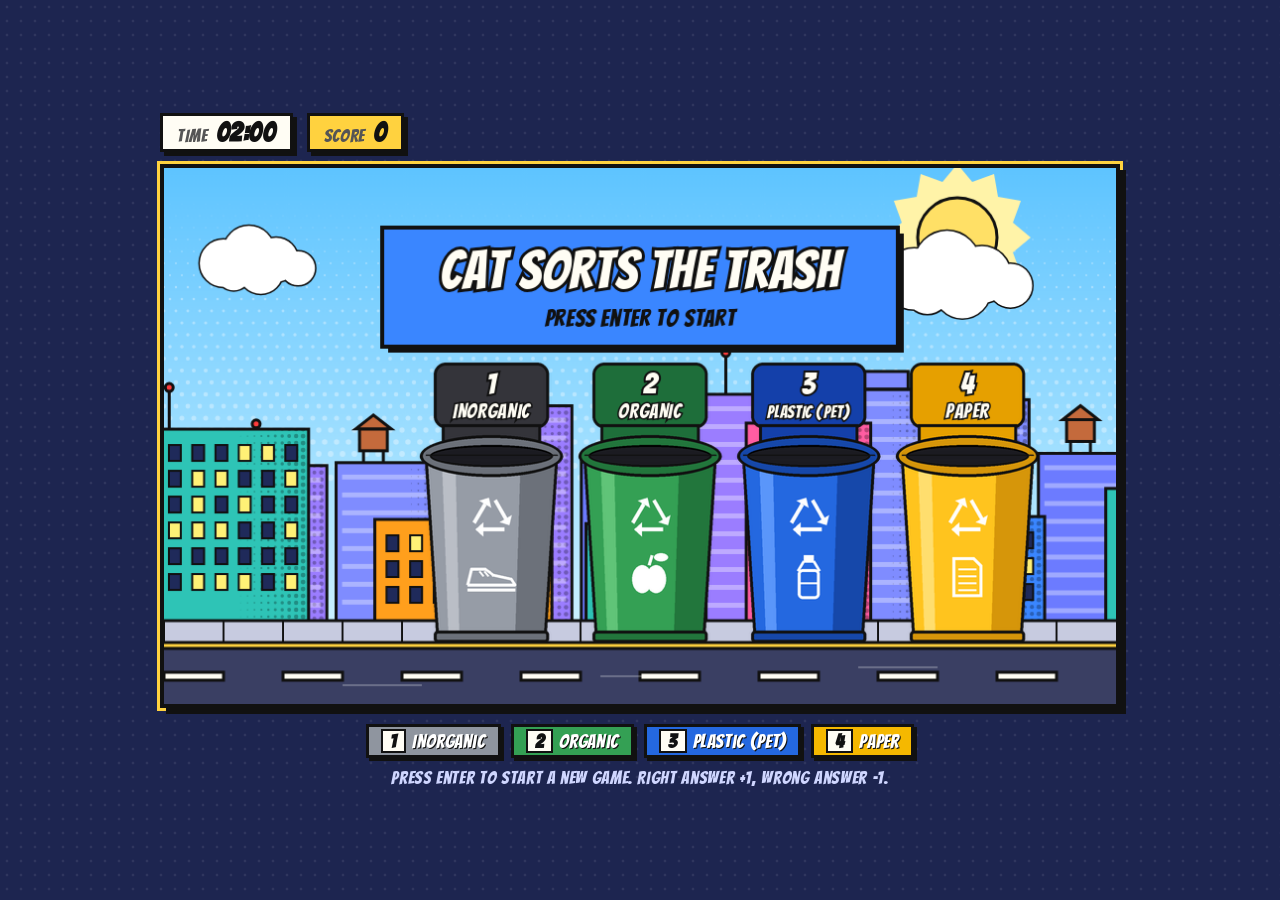
<file: trash/trash.html>
<!DOCTYPE html>
<html lang="en">
<head>
    <meta charset="UTF-8">
    <meta name="viewport" content="width=device-width, initial-scale=1.0">
    <title>Cat Sorts the Trash</title>
    <link rel="preconnect" href="https://fonts.googleapis.com">
    <link href="https://fonts.googleapis.com/css2?family=Bangers&display=swap" rel="stylesheet">
    <style>
        :root {
            --page: #1d2550;
            --ink: #111111;
            --paper: #fffdf4;
            --yellow: #ffd23f;
            --gray: #8f959f;
            --green: #34a054;
            --blue: #2468e0;
            --paper-yellow: #f5b800;
        }
        * { box-sizing: border-box; }
        body {
            margin: 0;
            min-height: 100vh;
            background-color: var(--page);
            background-image: radial-gradient(rgba(255,255,255,0.08) 1.5px, transparent 1.6px);
            background-size: 14px 14px;
            color: var(--paper);
            font-family: "Bangers", Impact, "Arial Black", sans-serif;
            letter-spacing: 0.04em;
            display: flex;
            align-items: center;
            justify-content: center;
            padding: 16px;
        }
        .stage { width: min(960px, 100%); }
        .hud { display: flex; gap: 14px; padding-bottom: 12px; flex-wrap: wrap; }
        .tab {
            background: var(--paper);
            color: var(--ink);
            border: 3px solid var(--ink);
            box-shadow: 4px 4px 0 var(--ink);
            font-size: 1.7rem;
            padding: 2px 14px;
            font-variant-numeric: tabular-nums;
        }
        .tab span { font-size: 1.1rem; color: #555; margin-right: 8px; }
        .tab.score { background: var(--yellow); }
        .frame {
            border: 4px solid var(--ink);
            box-shadow: 6px 6px 0 var(--ink), 0 0 0 3px var(--yellow);
            line-height: 0;
        }
        canvas { width: 100%; height: auto; display: block; }
        .legend {
            margin-top: 16px;
            display: flex;
            gap: 10px;
            justify-content: center;
            flex-wrap: wrap;
            font-size: 1.2rem;
        }
        .opt {
            border: 3px solid var(--ink);
            box-shadow: 3px 3px 0 var(--ink);
            padding: 2px 12px;
            color: #fff;
            text-shadow: 1px 1px 0 var(--ink);
        }
        .opt b {
            display: inline-block;
            background: var(--paper);
            color: var(--ink);
            text-shadow: none;
            border: 2px solid var(--ink);
            padding: 0 7px;
            margin-right: 6px;
        }
        .o1 { background: var(--gray); }
        .o2 { background: var(--green); }
        .o3 { background: var(--blue); }
        .o4 { background: var(--paper-yellow); }
        .enter { margin-top: 10px; text-align: center; color: #cfd6ff; font-size: 1.1rem; }
    </style>
</head>
<body>
    <div class="stage">
        <div class="hud">
            <div class="tab"><span>TIME</span><b id="timer">02:00</b></div>
            <div class="tab score"><span>SCORE</span><b id="score">0</b></div>
        </div>
        <div class="frame">
            <canvas id="game" width="960" height="540"></canvas>
        </div>
        <div class="legend">
            <div class="opt o1"><b>1</b>Inorganic</div>
            <div class="opt o2"><b>2</b>Organic</div>
            <div class="opt o3"><b>3</b>Plastic (PET)</div>
            <div class="opt o4"><b>4</b>Paper</div>
        </div>
        <div class="enter">Press Enter to start a new game. Right answer +1, wrong answer &minus;1.</div>
    </div>

    <script>
    const canvas = document.getElementById("game");
    const ctx = canvas.getContext("2d");
    const timerEl = document.getElementById("timer");
    const scoreEl = document.getElementById("score");
    const VW = canvas.width, VH = canvas.height;
    const GROUND = 458;                 // sidewalk line in city.png
    const FONT = `Bangers, Impact, "Arial Black", sans-serif`;

    // ---------------- Images (relative paths) -----------------------------
    const IMAGE_FILES = {
        city: "./images/city.png",
        cansBack: "./images/cans_back.png",     // signs + inside of the cans
        cansFront: "./images/cans_front.png",   // can bodies (hide the box as it drops in)
        box: "./images/box.png",
        frames: [1, 2, 3, 4, 5].map(n => `./images/cat/frame_${n}.png`)
    };
    const loadImage = (src) => new Promise((resolve, reject) => {
        const img = new Image();
        img.onload = () => resolve(img);
        img.onerror = () => reject(new Error(`Unable to load ${src}`));
        img.src = src;
    });

    // ---------------- Cans ------------------------------------------------
    const RIM_Y = 290;
    const CANS = [
        { key: "1", name: "INORGANIC",    x: 330 },
        { key: "2", name: "ORGANIC",      x: 490 },
        { key: "3", name: "PLASTIC (PET)", x: 650 },
        { key: "4", name: "PAPER",        x: 810 }
    ];

    // ---------------- What can be in the box --------------------------------
    // can: 0 inorganic, 1 organic, 2 plastic (PET), 3 paper
    const ITEMS = [
        ["a bag of chips", 0], ["a candy wrapper", 0], ["a foam cup", 0], ["a broken plate", 0],
        ["an old sneaker", 0], ["a burnt light bulb", 0], ["an old toothbrush", 0], ["a dirty sponge", 0],
        ["a dry pen", 0], ["a used juice pouch", 0],
        ["a banana peel", 1], ["an apple core", 1], ["eggshells", 1], ["orange peels", 1],
        ["coffee grounds", 1], ["lettuce leaves", 1], ["leftover rice", 1], ["dry leaves", 1],
        ["a used tea bag", 1], ["an avocado pit", 1],
        ["a water bottle", 2], ["a soda bottle", 2], ["a juice bottle", 2], ["a sports drink bottle", 2],
        ["a clear salad container", 2], ["a cooking oil bottle", 2], ["a clear plastic cup", 2], ["a vinegar bottle", 2],
        ["an old newspaper", 3], ["a cardboard box", 3], ["a notebook sheet", 3], ["a magazine", 3],
        ["a paper bag", 3], ["a paper egg carton", 3], ["an envelope", 3], ["a cereal box", 3],
        ["a flyer", 3], ["a toilet paper tube", 3]
    ];

    // ---------------- Cat ---------------------------------------------------
    const SRC = { x: 0, y: 118, w: 166, h: 252 };   // cat area in each frame
    const CAT_H = 100, CAT_W = SRC.w * CAT_H / SRC.h;
    const BODY_CENTER = 95 / 166;
    const CAT_HOME = 150;                           // where the cat stands to throw
    const CAT_WALK = 420;                           // px per second
    const BOX_W = 60, BOX_H = 48;

    const GAME_TIME = 120;          // 2 minutes
    const HINT_AFTER = 4;           // seconds before the cat tells you
    const HINT_SHOW = 1.6;          // how long the hint stays before the cat throws it itself
    const NO_SHOW = 0.8;

    // ---------------- State -------------------------------------------------
    let images;
    let state = "title";            // title | playing | over
    let phase;                      // enter | ask | hint | throw | leave
    let score, timeLeft, bag, item, phaseTime, noTimer, praiseTimer;
    const cat = { x: -60, facingLeft: false, frame: 0, walkTimer: 0, pose: null };
    let box = null;                 // { mode: held | flying | dropping, ... }

    function shuffle(a) {
        for (let i = a.length - 1; i > 0; i--) { const j = Math.floor(Math.random() * (i + 1)); [a[i], a[j]] = [a[j], a[i]]; }
        return a;
    }
    function nextItem() {
        if (!bag || bag.length === 0) bag = shuffle(ITEMS.slice());
        const [label, can] = bag.pop();
        return { label, can };
    }

    function newGame() {
        state = "playing";
        score = 0; timeLeft = GAME_TIME; bag = null;
        scoreEl.textContent = "0";
        startRound();
    }
    function startRound() {
        item = nextItem();
        cat.x = -60; cat.facingLeft = false; cat.pose = null;
        box = { mode: "held" };
        noTimer = 0; praiseTimer = 0;
        setPhase("enter");
    }
    function setPhase(p) { phase = p; phaseTime = 0; }

    // ---------------- Input -------------------------------------------------
    window.addEventListener("keydown", (e) => {
        if (e.key === "Enter") {
            if (state !== "playing") newGame();
            return;
        }
        const index = ["1", "2", "3", "4"].indexOf(e.key);
        if (index === -1 || state !== "playing" || phase !== "ask") return;
        e.preventDefault();
        if (index === item.can) {
            changeScore(+1);
            praiseTimer = 1.0;
            throwTo(index);
        } else {
            changeScore(-1);
            noTimer = NO_SHOW;
        }
    });
    function changeScore(d) { score += d; scoreEl.textContent = score; }

    // ---------------- Throwing ---------------------------------------------
    const WINDUP = 0.18, FOLLOW = 0.35, FLIGHT = 0.7, DROP = 0.35;
    function throwTo(index) {
        box = { mode: "held", target: index };
        setPhase("throw");
    }
    function heldBoxPos() {
        // in front of the cat's chest, raised over the head while winding up
        let y = GROUND - 56, x = cat.x + (cat.facingLeft ? -18 : 18);
        if (phase === "throw" && phaseTime < WINDUP) { y = GROUND - 56 - (phaseTime / WINDUP) * 60; x = cat.x - 4; }
        if (phase === "enter" || phase === "leave") y += Math.abs(Math.sin(cat.walkTimer * 30)) * -3;
        return { x, y };
    }

    // ---------------- Update ------------------------------------------------
    function update(dt) {
        if (state !== "playing") return;
        timeLeft -= dt;
        if (timeLeft <= 0) { timeLeft = 0; state = "over"; return; }
        phaseTime += dt;
        noTimer = Math.max(0, noTimer - dt);
        praiseTimer = Math.max(0, praiseTimer - dt);

        if (phase === "enter") {
            walk(dt, 1);
            if (cat.x >= CAT_HOME) { cat.x = CAT_HOME; cat.frame = 0; setPhase("ask"); }
        } else if (phase === "ask") {
            if (phaseTime >= HINT_AFTER) setPhase("hint");
        } else if (phase === "hint") {
            if (phaseTime >= HINT_SHOW) throwTo(item.can);    // cat does it itself, no points
        } else if (phase === "throw") {
            updateThrow();
        } else if (phase === "leave") {
            walk(dt, -1);
            if (cat.x < -70) startRound();
        }
    }
    function walk(dt, dir) {
        cat.facingLeft = dir < 0;
        cat.x += dir * CAT_WALK * dt;
        cat.walkTimer += dt;
        if (cat.walkTimer >= 0.08) { cat.walkTimer = 0; cat.frame = (cat.frame + 1) % images.frames.length; }
    }
    function updateThrow() {
        const t = phaseTime;
        // cat body pose (built from your frames: lean back, then lean forward)
        if (t < WINDUP) cat.pose = { frame: 0, rot: -0.14 * (t / WINDUP), sx: 1, sy: 1 };
        else if (t < WINDUP + FOLLOW) cat.pose = { frame: 1, rot: 0.16, sx: 1.04, sy: 0.97 };
        else cat.pose = null;

        if (t >= WINDUP && box && box.mode === "held") {
            const start = heldBoxPos();
            box = { mode: "flying", target: box.target, sx: start.x, sy: GROUND - 116, t: 0 };
        }
        if (box && box.mode === "flying") {
            box.t = (t - WINDUP) / FLIGHT;
            if (box.t >= 1) box = { mode: "dropping", target: box.target, t: 0 };
        }
        if (box && box.mode === "dropping" && t >= WINDUP + FLIGHT + DROP) {
            box = null;                           // it's inside the can now
        }
        if (!box && t >= WINDUP + FLIGHT + DROP + 0.15) setPhase("leave");
    }
    function boxDrawState() {
        if (!box) return null;
        if (box.mode === "held") { const p = heldBoxPos(); return { x: p.x, y: p.y, s: 1, rot: 0, behindFront: false }; }
        const tx = CANS[box.target].x, endY = RIM_Y - 34;
        if (box.mode === "flying") {
            const u = Math.min(1, box.t);
            const peak = Math.min(box.sy, endY) - 120;
            // quadratic bezier: start -> peak -> can opening
            const cx = (box.sx + tx) / 2, cy = 2 * peak - (box.sy + endY) / 2;
            const x = (1 - u) * (1 - u) * box.sx + 2 * (1 - u) * u * cx + u * u * tx;
            const y = (1 - u) * (1 - u) * box.sy + 2 * (1 - u) * u * cy + u * u * endY;
            return { x, y, s: 1 - 0.2 * u, rot: u * Math.PI * 1.5, behindFront: false };
        }
        // dropping into the can: drawn between the can's inside and its front
        const u = Math.min(1, (phaseTime - WINDUP - FLIGHT) / DROP);
        return { x: tx, y: endY + u * 80, s: 0.8, rot: Math.PI * 1.5, behindFront: true };
    }

    // ---------------- Render ------------------------------------------------
    function drawBox(b) {
        ctx.save();
        ctx.translate(b.x, b.y);
        ctx.rotate(b.rot);
        ctx.scale(b.s, b.s);
        ctx.drawImage(images.box, -BOX_W / 2, -BOX_H / 2, BOX_W, BOX_H);
        ctx.restore();
    }
    function drawCat() {
        ctx.fillStyle = "rgba(0,0,0,0.25)";
        ctx.beginPath(); ctx.ellipse(cat.x, GROUND + 2, 28, 6, 0, 0, Math.PI * 2); ctx.fill();
        const p = cat.pose || { frame: cat.frame, rot: 0, sx: 1, sy: 1 };
        ctx.save();
        ctx.imageSmoothingQuality = "high";
        ctx.translate(cat.x, GROUND + 1);
        if (cat.facingLeft) ctx.scale(-1, 1);
        ctx.rotate(p.rot);
        ctx.scale(p.sx, p.sy);
        ctx.drawImage(images.frames[p.frame], SRC.x, SRC.y, SRC.w, SRC.h, -CAT_W * BODY_CENTER, -CAT_H, CAT_W, CAT_H);
        ctx.restore();
    }
    function signLabels() {
        ctx.save();
        ctx.textAlign = "center";
        for (const c of CANS) {
            ctx.fillStyle = "#fffdf4";
            ctx.strokeStyle = "#111"; ctx.lineWidth = 4;
            ctx.font = `30px ${FONT}`;
            ctx.strokeText(c.key, c.x, 228); ctx.fillText(c.key, c.x, 228);
            ctx.font = `${c.name.length > 10 ? 17 : 20}px ${FONT}`;
            ctx.lineWidth = 3;
            ctx.strokeText(c.name, c.x, 252); ctx.fillText(c.name, c.x, 252);
        }
        ctx.restore();
    }
    function bubble(lines, color = "#fffdf4", textColor = "#111") {
        // comic speech bubble above the cat
        ctx.save();
        const pad = 16;
        ctx.font = `20px ${FONT}`;
        const sizes = lines.map(l => l.size || 20);
        const widths = lines.map((l, i) => { ctx.font = `${sizes[i]}px ${FONT}`; return ctx.measureText(l.text).width; });
        const w = Math.max(160, Math.max(...widths) + pad * 2);
        const h = sizes.reduce((a, s) => a + s * 1.15, 0) + pad * 1.6;
        const x = Math.max(16, Math.min(cat.x - 60, VW - w - 16)), y = 176 - h;
        const tipX = cat.x + 6, tipY = GROUND - CAT_H - 8;
        ctx.fillStyle = color; ctx.strokeStyle = "#111"; ctx.lineWidth = 4; ctx.lineJoin = "round";
        ctx.beginPath();
        ctx.moveTo(x + 50, y + h - 2); ctx.lineTo(tipX, tipY); ctx.lineTo(x + 86, y + h - 2);
        ctx.closePath(); ctx.fill(); ctx.stroke();
        ctx.fillStyle = "#111"; ctx.fillRect(x + 6, y + 6, w, h);
        ctx.fillStyle = color; ctx.fillRect(x, y, w, h); ctx.strokeRect(x, y, w, h);
        ctx.fillRect(x + 52, y + h - 6, 32, 10);   // hide the joint between bubble and tail
        ctx.fillStyle = textColor; ctx.textAlign = "left"; ctx.textBaseline = "top";
        let ty = y + pad * 0.8;
        lines.forEach((l, i) => { ctx.font = `${sizes[i]}px ${FONT}`; ctx.fillText(l.text, x + pad, ty); ty += sizes[i] * 1.15; });
        ctx.restore();
    }
    function banner(title, subtitle, color) {
        ctx.save();
        ctx.textAlign = "center";
        const w = 520, h = 120, x = VW / 2 - w / 2, y = 60;
        ctx.fillStyle = "#111"; ctx.fillRect(x + 6, y + 6, w, h);
        ctx.fillStyle = color; ctx.fillRect(x, y, w, h);
        ctx.lineWidth = 4; ctx.strokeStyle = "#111"; ctx.strokeRect(x, y, w, h);
        ctx.font = `54px ${FONT}`; ctx.lineWidth = 6; ctx.fillStyle = "#fffdf4";
        ctx.strokeText(title, VW / 2, y + 62); ctx.fillText(title, VW / 2, y + 62);
        ctx.font = `24px ${FONT}`; ctx.fillStyle = "#111";
        ctx.fillText(subtitle, VW / 2, y + 100);
        ctx.restore();
    }

    function render() {
        ctx.drawImage(images.city, 0, 0, VW, VH);
        ctx.drawImage(images.cansBack, 0, 0);
        signLabels();
        const b = state === "playing" ? boxDrawState() : null;
        if (b && b.behindFront) drawBox(b);
        ctx.drawImage(images.cansFront, 0, 0);
        if (state !== "title") drawCat();
        if (b && !b.behindFront) drawBox(b);

        if (state === "playing") {
            if (noTimer > 0) {
                bubble([{ text: "NO!", size: 48 }], "#ff3b3b", "#fffdf4");
            } else if (phase === "ask") {
                bubble([{ text: "What's in the box?", size: 20 }, { text: cap(item.label), size: 34 }]);
            } else if (phase === "hint") {
                const c = CANS[item.can];
                bubble([{ text: `${cap(item.label)} goes in...`, size: 20 }, { text: `${c.key}: ${c.name}`, size: 34 }], "#ffd23f");
            } else if (praiseTimer > 0) {
                bubble([{ text: "Nice!", size: 40 }], "#7dff9b");
            }
        }
        if (state === "title") banner("Cat Sorts the Trash", "Press Enter to start", "#3a86ff");
        if (state === "over") banner("END OF THE GAME", `Final score: ${score}   ·   Press Enter for a new game`, "#ff3b3b");

        const t = Math.ceil(state === "title" ? GAME_TIME : timeLeft);
        timerEl.textContent = `${String(Math.floor(t / 60)).padStart(2, "0")}:${String(t % 60).padStart(2, "0")}`;
    }
    const cap = (s) => s.charAt(0).toUpperCase() + s.slice(1);

    // ---------------- Loop --------------------------------------------------
    let last = 0;
    function loop(ts) {
        let dt = last ? Math.min(0.05, (ts - last) / 1000) : 0;
        last = ts;
        while (dt > 0) { const s = Math.min(dt, 1 / 120); update(s); dt -= s; }
        render();
        requestAnimationFrame(loop);
    }

    Promise.all([
        loadImage(IMAGE_FILES.city),
        loadImage(IMAGE_FILES.cansBack),
        loadImage(IMAGE_FILES.cansFront),
        loadImage(IMAGE_FILES.box),
        Promise.all(IMAGE_FILES.frames.map(loadImage))
    ]).then(([city, cansBack, cansFront, boxImg, frames]) => {
        images = { city, cansBack, cansFront, box: boxImg, frames };
        requestAnimationFrame(loop);
        if (document.fonts) document.fonts.ready.then(render);
    }).catch((err) => {
        console.error(err);
        ctx.fillStyle = "#fff"; ctx.fillRect(0, 0, VW, VH);
        ctx.fillStyle = "#111"; ctx.font = "20px sans-serif";
        ctx.fillText("Images not found. Keep the images folder next to this HTML file.", 30, 50);
    });

    // for testing
    window.__sort = { get state() { return state; }, get phase() { return phase; }, get item() { return item; }, get score() { return score; }, get box() { return box; }, get timeLeft() { return timeLeft; }, set timeLeft(v) { timeLeft = v; }, update };
    </script>
</body>
</html>
</file>
